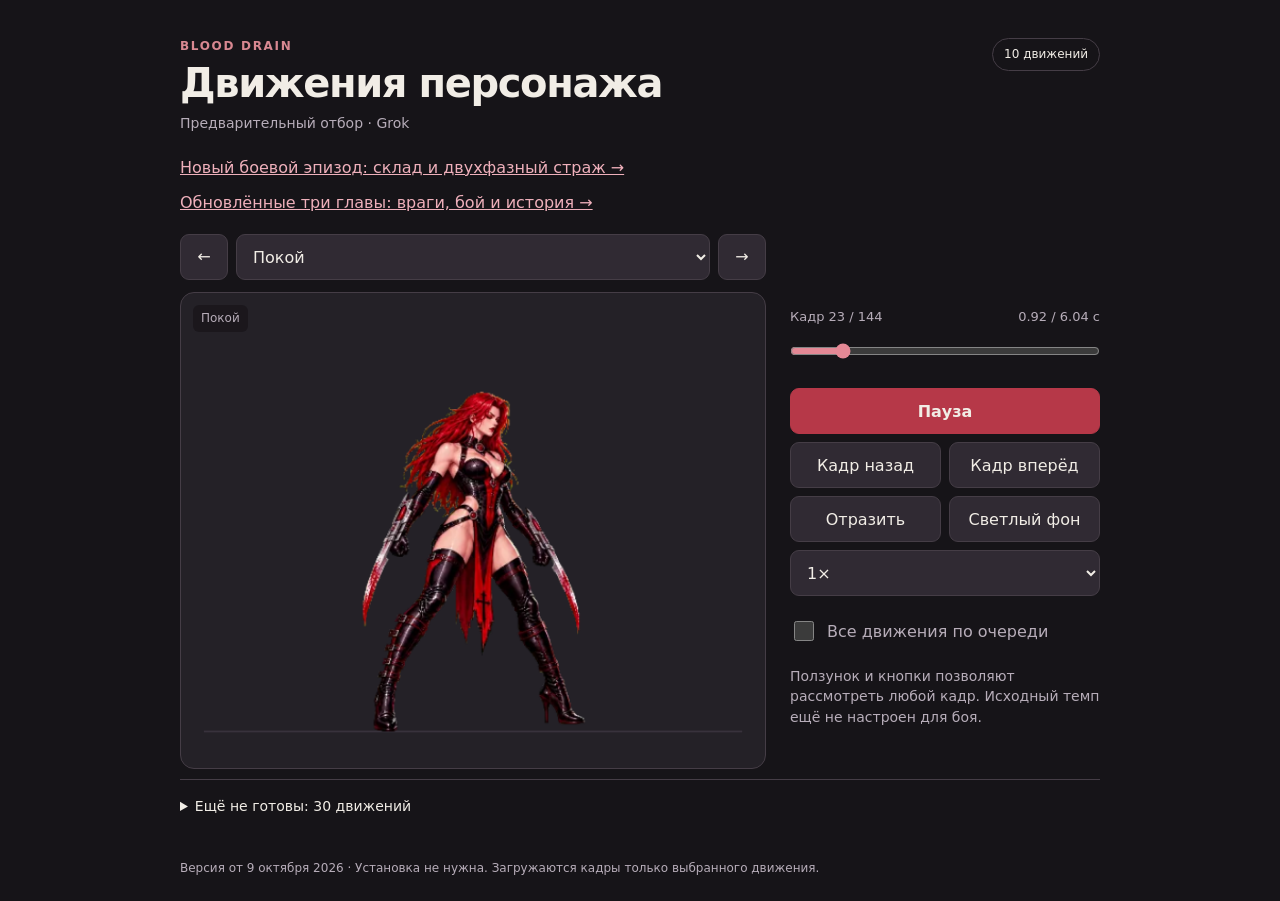
<file: index.html>
<!doctype html>
<html lang="ru">
<head>
<meta charset="utf-8"><meta name="viewport" content="width=device-width,initial-scale=1,viewport-fit=cover">
<meta name="theme-color" content="#161418"><meta name="description" content="Blood Drain — просмотр отобранных анимаций персонажа на телефоне.">
<title>Blood Drain — движения</title>
<style>
:root{color-scheme:dark;--bg:#161418;--panel:#242127;--ink:#f1ede6;--muted:#b7adb9;--line:#453d46;--red:#b63848}*{box-sizing:border-box}body{margin:0;background:var(--bg);color:var(--ink);font:16px/1.45 system-ui,-apple-system,BlinkMacSystemFont,"Segoe UI",sans-serif}main{max-width:960px;margin:auto;padding:24px 20px calc(24px + env(safe-area-inset-bottom))}header{display:flex;justify-content:space-between;align-items:start;gap:14px;margin-bottom:22px}.brand{font-weight:750;letter-spacing:.14em;font-size:12px;color:#d88891}h1{font-size:clamp(25px,5vw,40px);line-height:1.1;letter-spacing:-.035em;margin:6px 0 8px}p{margin:0}.sub{color:var(--muted);font-size:14px}.badge{font-size:12px;border:1px solid var(--line);border-radius:30px;padding:7px 11px;white-space:nowrap}.selector{display:grid;grid-template-columns:48px minmax(0,1fr) 48px;gap:8px;margin-bottom:12px}button,select{font:inherit;color:var(--ink);background:#302a33;border:1px solid var(--line);border-radius:9px;min-height:46px;padding:10px 12px;touch-action:manipulation}button{cursor:pointer}button:active{background:#53424a}button:focus-visible,select:focus-visible,input:focus-visible,summary:focus-visible{outline:3px solid #eeadb6;outline-offset:3px}button:disabled{opacity:.4;cursor:default}select{width:100%;min-width:0}.stage{position:relative;border-radius:14px;overflow:hidden;border:1px solid var(--line);background:var(--panel)}canvas{display:block;width:100%;height:auto;aspect-ratio:640/520;max-height:60dvh;object-fit:contain}.stage.light{background:#ded9d1}.stage.light .overlay{color:#382d36;background:#eee9df}.overlay{position:absolute;top:12px;left:12px;font-size:12px;background:#19161bce;color:var(--muted);border-radius:6px;padding:5px 8px;pointer-events:none}.loading{position:absolute;inset:0;display:grid;place-content:center;text-align:center;gap:10px;background:#242127ed;padding:24px}.loading[hidden]{display:none}.timeline{padding:15px 0 12px}.timeinfo{display:flex;justify-content:space-between;font-size:13px;color:var(--muted);margin-bottom:5px;gap:10px;font-variant-numeric:tabular-nums}input[type=range]{width:100%;min-height:38px;accent-color:#e48895;margin:0}.controls{display:grid;grid-template-columns:1.25fr 1fr 1fr;gap:8px}.primary{background:var(--red);border-color:var(--red);font-weight:650}.secondary{display:grid;grid-template-columns:1fr 1fr 1fr;gap:8px;margin-top:8px}.autoplay{display:flex;gap:10px;align-items:center;min-height:46px;color:var(--muted);margin:12px 0}input[type=checkbox]{width:20px;height:20px;accent-color:var(--red)}details{border-top:1px solid var(--line);padding-top:16px;margin-top:10px;color:var(--muted);font-size:14px}summary{cursor:pointer;min-height:44px;color:var(--ink)}details p{margin:0 0 12px}ul{padding-left:20px;columns:2;column-gap:28px}li{break-inside:avoid;margin:0 0 7px}footer{margin-top:20px;color:var(--muted);font-size:12px}.sr{position:absolute;width:1px;height:1px;overflow:hidden;clip-path:inset(50%)}@media(min-width:760px){main{padding-top:38px}.viewer{display:grid;grid-template-columns:minmax(0,1fr) 310px;gap:24px;align-items:start}.left{grid-column:1}.right{grid-column:2;grid-row:1;padding-top:59px}.stage canvas{max-height:68dvh}.selector{grid-column:1}.stage{min-height:400px}.controls{grid-template-columns:1fr 1fr}.primary{grid-column:1/-1}.secondary{grid-template-columns:1fr 1fr}.secondary select{grid-column:1/-1}}@media(max-width:380px){main{padding:16px 12px 24px}.badge{display:none}button,select{font-size:14px;padding:8px}ul{columns:1}}@media(prefers-reduced-motion:reduce){*{scroll-behavior:auto!important}}
</style></head>
<body><main>
<header><div><div class="brand">BLOOD DRAIN</div><h1>Движения персонажа</h1><p class="sub">Предварительный отбор · Grok</p></div><span class="badge" id="total">Загрузка…</span></header><p style="margin:0 0 12px"><a href="slice.html" style="color:#efb0bb">Новый боевой эпизод: склад и двухфазный страж →</a></p><p style="margin:0 0 20px"><a href="rework.html" style="color:#efb0bb">Обновлённые три главы: враги, бой и история →</a></p>
<div class="viewer"><div class="left">
<nav class="selector" aria-label="Выбор движения"><button id="prev" aria-label="Предыдущее движение">←</button><label class="sr" for="clip">Движение</label><select id="clip" disabled></select><button id="next" aria-label="Следующее движение">→</button></nav>
<div class="stage" id="stage"><canvas id="canvas" width="640" height="520" aria-label="Анимация персонажа"></canvas><span class="overlay" id="caption">Отобранный вариант</span><div class="loading" id="loading" role="status"><span id="loadText">Загружаю движения…</span><button id="retry" hidden>Повторить загрузку</button></div></div>
</div><div class="right">
<div class="timeline"><div class="timeinfo"><span id="frameInfo">Кадры</span><span id="timeInfo"></span></div><label class="sr" for="scrub">Позиция анимации</label><input id="scrub" type="range" min="0" max="1" value="0" step="1" disabled></div>
<div class="controls"><button class="primary" id="play" disabled>Пауза</button><button id="back" disabled>Кадр назад</button><button id="forward" disabled>Кадр вперёд</button></div>
<div class="secondary"><button id="mirror" aria-pressed="false">Отразить</button><button id="background" aria-pressed="false">Светлый фон</button><label class="sr" for="speed">Скорость</label><select id="speed"><option value="0.25">0.25×</option><option value="0.5">0.5×</option><option value="1" selected>1×</option><option value="2">2×</option></select></div>
<label class="autoplay"><input id="auto" type="checkbox">Все движения по очереди</label>
<p class="sub">Ползунок и кнопки позволяют рассмотреть любой кадр. Исходный темп ещё не настроен для боя.</p>
</div></div>
<details><summary id="unfinished">Что ещё не готово</summary><p>Бег и подкат отправлены на переделку и оставлены для сравнения. Воздушный удар пока не прошёл отбор. Для основной игры ещё нужны проверка переходов, ракурса, оружия и согласование ударов с противником.</p><ul id="missing"></ul><p>Удвоенное количество кадров подготовлено для ходьбы, бега, прыжка и кормления. Остальные движения ещё не приведены к этому количеству. Количество кадров не означает, что само движение уже утверждено.</p></details>
<footer>Версия от 9 октября 2026 · Установка не нужна. Загружаются кадры только выбранного движения.</footer>
</main>
<script>
'use strict';
const $=id=>document.getElementById(id),ctx=$('canvas').getContext('2d');
let data,selected=0,frame=0,images=new Map(),playing=!matchMedia('(prefers-reduced-motion: reduce)').matches,mirrored=false,ready=false,epoch=0,last=0,elapsed=0,rate=1;
const clip=()=>data.clips[selected];
function controls(){['play','back','forward','scrub'].forEach(id=>$(id).disabled=!ready);$('play').textContent=playing?'Пауза':'Играть';}
function draw(){if(!ready)return;const c=clip(),f=c.frames[frame],im=images.get(f.sheet);if(!im)return;ctx.clearRect(0,0,640,520);ctx.strokeStyle=$('stage').classList.contains('light')?'#aea59b':'#4d4453';ctx.beginPath();ctx.moveTo(25,480);ctx.lineTo(615,480);ctx.stroke();ctx.save();ctx.translate(320,480);const s=1.10*0.5365854/c.export_factor;ctx.scale(mirrored?-s:s,s);ctx.drawImage(im,...f.region,-192,-368,384,384);ctx.restore();$('scrub').value=frame;$('frameInfo').textContent=`Кадр ${frame+1} / ${c.count}`;$('timeInfo').textContent=`${(frame/c.fps).toFixed(2)} / ${c.duration.toFixed(2)} с`;}
function loadImage(path){return new Promise((resolve,reject)=>{const im=new Image();im.onload=()=>resolve(im);im.onerror=()=>reject(new Error('Не удалось загрузить кадры. Проверь подключение.'));im.src=path;});}
async function choose(index){if(!data)return;const token=++epoch;selected=(index+data.clips.length)%data.clips.length;ready=false;frame=0;elapsed=0;images=new Map();ctx.clearRect(0,0,640,520);controls();$('clip').value=String(selected);$('loading').hidden=false;$('retry').hidden=true;$('loadText').textContent=`Загружаю: ${clip().title.toLowerCase()}…`;$('caption').textContent=clip().title;try{const paths=[...new Set(clip().frames.map(f=>f.sheet))];const loaded=await Promise.all(paths.map(async path=>[path,await loadImage(path)]));if(token!==epoch)return;images=new Map(loaded);ready=true;$('scrub').max=clip().count-1;$('loading').hidden=true;last=performance.now();controls();draw();}catch(error){if(token!==epoch)return;$('loadText').textContent=error.message;$('retry').hidden=false;}}
function step(n){if(!ready)return;playing=false;frame=Math.min(clip().count-1,Math.max(0,frame+n));elapsed=0;controls();draw();}
$('clip').onchange=()=>choose(Number($('clip').value));$('prev').onclick=()=>choose(selected-1);$('next').onclick=()=>choose(selected+1);
$('play').onclick=()=>{playing=!playing;elapsed=0;controls();};$('back').onclick=()=>step(-1);$('forward').onclick=()=>step(1);
$('scrub').oninput=()=>{playing=false;frame=Number($('scrub').value);elapsed=0;controls();draw();};
$('mirror').onclick=()=>{mirrored=!mirrored;$('mirror').setAttribute('aria-pressed',String(mirrored));draw();};
$('background').onclick=()=>{const light=$('stage').classList.toggle('light');$('background').setAttribute('aria-pressed',String(light));$('background').textContent=light?'Тёмный фон':'Светлый фон';draw();};
$('speed').onchange=()=>{rate=Number($('speed').value);elapsed=0;};$('retry').onclick=()=>data?choose(selected):init();
document.addEventListener('visibilitychange',()=>{last=performance.now();elapsed=0;});
document.addEventListener('keydown',e=>{if(['INPUT','SELECT','BUTTON','SUMMARY'].includes(e.target.tagName))return;if(e.code==='Space'){e.preventDefault();$('play').click();}if(e.code==='ArrowLeft')step(-1);if(e.code==='ArrowRight')step(1);});
function tick(now){const dt=Math.min((now-last)/1000,.1);last=now;if(ready&&playing&&!document.hidden){elapsed+=dt*rate;const interval=1/clip().fps;if(elapsed>=interval){frame+=Math.floor(elapsed/interval);elapsed%=interval;if(frame>=clip().count){if($('auto').checked){choose(selected+1);requestAnimationFrame(tick);return;}frame%=clip().count;}draw();}}requestAnimationFrame(tick);}
async function init(){try{const response=await fetch('catalog.json');if(!response.ok)throw new Error('Каталог временно недоступен. Попробуй ещё раз.');data=await response.json();$('clip').replaceChildren(...data.clips.map((c,i)=>new Option(c.title,i)));$('clip').disabled=false;$('total').textContent=`${data.clips.length} движений`;$('unfinished').textContent=`Ещё не готовы: ${data.unresolved.length} движений`;$('missing').replaceChildren(...data.unresolved.map(title=>{const li=document.createElement('li');li.textContent=title;return li;}));await choose(0);}catch(error){$('loadText').textContent=error.message;$('retry').hidden=false;}}
init();requestAnimationFrame(tick);
</script></body></html>
</file>
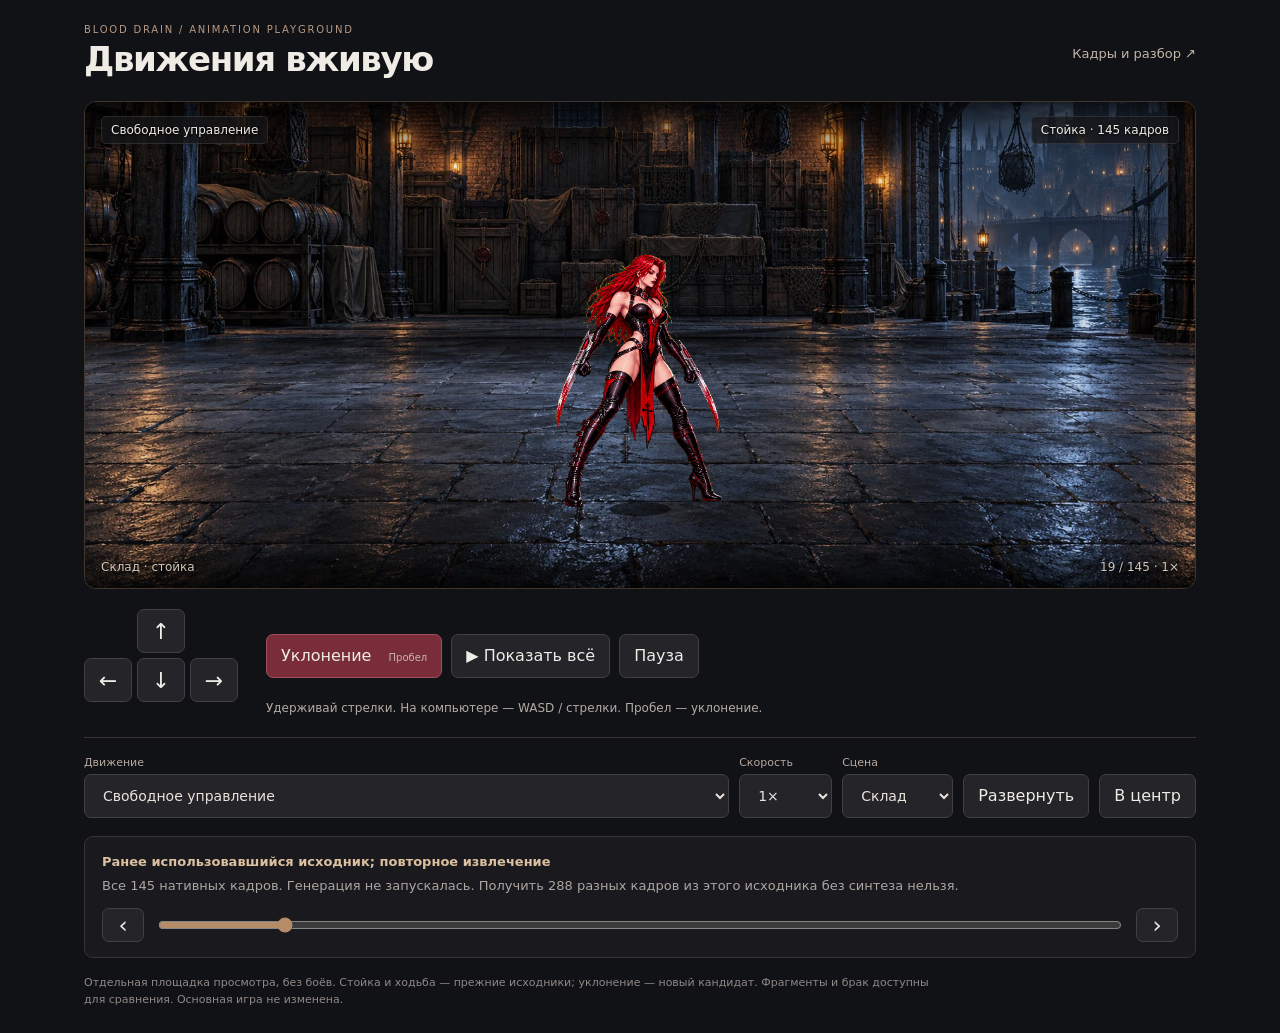
<file: live-v260/index.html>
<!doctype html>
<html lang="ru">
<meta charset="utf-8">
<meta name="viewport" content="width=device-width, initial-scale=1, viewport-fit=cover">
<meta name="theme-color" content="#14151a">
<title>Blood Drain — живая демка анимаций</title>
<link rel="stylesheet" href="style.css">
<body>
<main>
  <header><div><p class="eyebrow">BLOOD DRAIN / ANIMATION PLAYGROUND</p><h1>Движения вживую</h1></div><a href="../recovered-v260/">Кадры и разбор ↗</a></header>
  <section class="arena" aria-label="Площадка просмотра анимаций">
    <canvas id="scene" tabindex="0" aria-label="Площадка: стрелки или WASD — ходьба, пробел — уклонение"></canvas>
    <div class="scene-top"><span id="mode">Свободное управление</span><span id="motion">Загрузка…</span></div>
    <div id="loading" role="status">Загружаю персонажа…</div>
    <div class="scene-bottom"><span id="position">Склад · пробная сцена</span><span id="frame">—</span></div>
  </section>
  <section class="controls" aria-label="Управление персонажем">
    <div class="pad" aria-label="Направления движения">
      <button class="up" data-direction="up" aria-label="Идти в глубину">↑</button>
      <button class="left" data-direction="left" aria-label="Идти влево">←</button>
      <span class="pad-center" aria-hidden="true">✦</span>
      <button class="right" data-direction="right" aria-label="Идти вправо">→</button>
      <button class="down" data-direction="down" aria-label="Идти ближе">↓</button>
    </div>
    <div class="actions"><button id="dodge" class="primary">Уклонение <small>Пробел</small></button><button id="tour">▶ Показать всё</button><button id="pause">Пауза</button></div>
    <p class="hint">Удерживай стрелки. На компьютере — WASD / стрелки. Пробел — уклонение.</p>
  </section>
  <section class="settings" aria-label="Просмотр движений">
    <label class="choose">Движение<select id="clip"><option value="free">Свободное управление</option></select></label>
    <label>Скорость<select id="speed"><option value="0.25">0,25×</option><option value="0.5">0,5×</option><option value="1" selected>1×</option><option value="1.5">1,5×</option></select></label>
    <label>Сцена<select id="background"><option value="warehouse">Склад</option><option value="light">Светлая</option><option value="dark">Тёмная</option></select></label>
    <button id="flip">Развернуть</button>
    <button id="reset">В центр</button>
  </section>
  <section class="review" aria-label="Статус текущей анимации"><p id="verdict">Подготавливаю анимации.</p><p id="note"></p><div class="timeline"><button id="prev" aria-label="Предыдущий кадр">‹</button><input id="seek" type="range" min="0" max="95" value="0" aria-label="Кадр анимации"><button id="next" aria-label="Следующий кадр">›</button></div></section>
  <footer>Отдельная площадка просмотра, без боёв. Стойка и ходьба — прежние исходники; уклонение — новый кандидат. Фрагменты и брак доступны для сравнения. Основная игра не изменена.</footer>
  <noscript>Для демки нужен включённый JavaScript.</noscript>
</main>
<script type="module" src="app.js"></script>
</body></html>
</file>
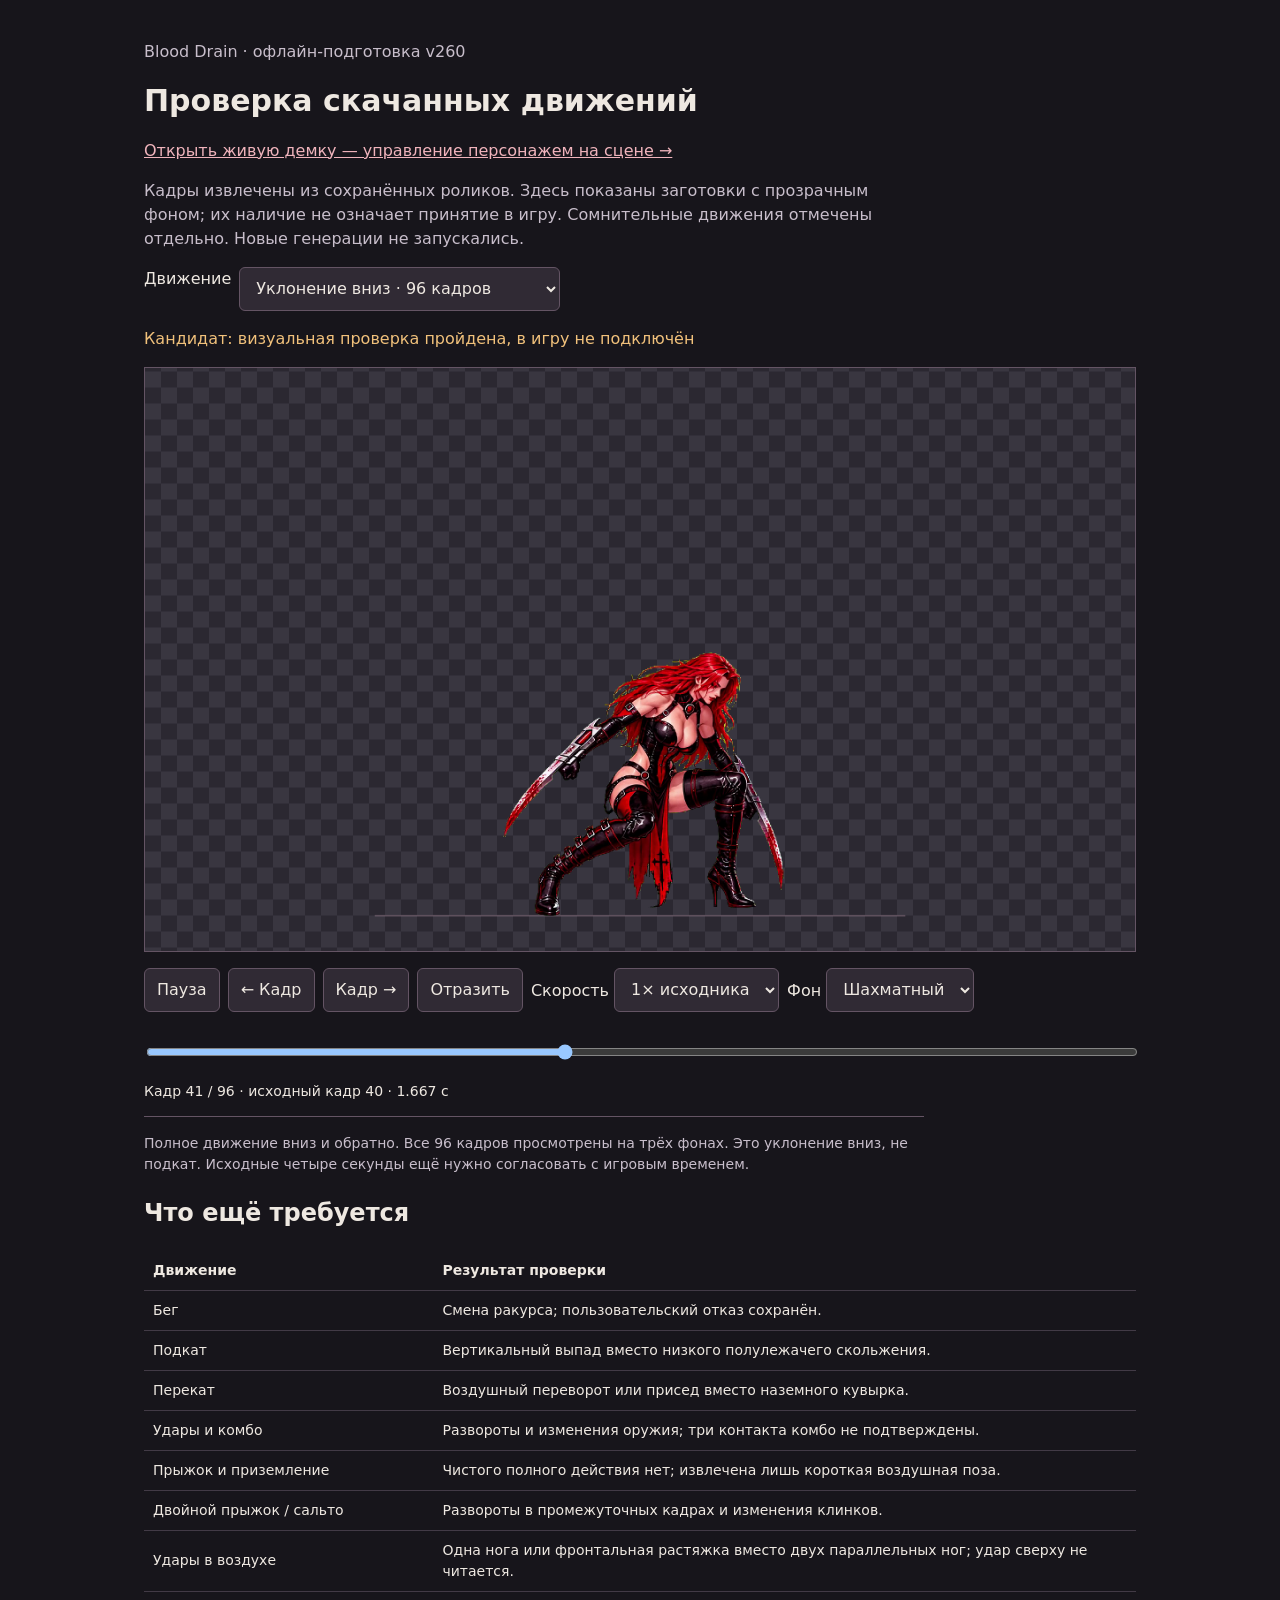
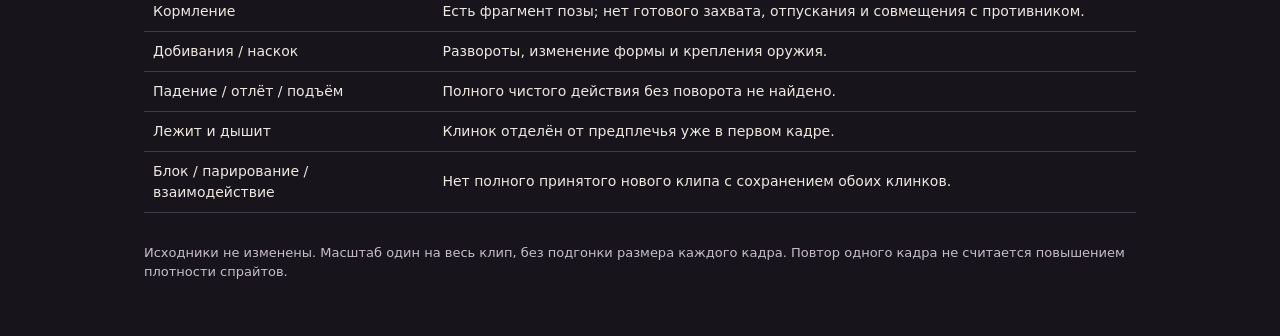
<file: recovered-v260/index.html>
<!doctype html><html lang="ru"><meta charset="utf-8">
<meta name="viewport" content="width=device-width,initial-scale=1"><title>Blood Drain — исходники анимаций</title>
<style>
:root{color-scheme:dark;font:16px/1.5 system-ui;background:#17151b;color:#eee8e1}*{box-sizing:border-box}body{margin:0}main{max-width:1040px;margin:auto;padding:24px}h1{font-size:30px;line-height:1.15}p{max-width:780px;color:#c8becb}button,select,input{font:inherit;min-height:44px}button,select{background:#302a34;color:#eee8e1;border:1px solid #645464;border-radius:6px;padding:8px 12px}button{cursor:pointer}button:focus-visible,select:focus-visible,input:focus-visible{outline:3px solid #f1b9bc}nav,.controls{display:flex;flex-wrap:wrap;gap:8px;margin:16px 0}select{max-width:100%}canvas{display:block;width:100%;max-height:65vh;object-fit:contain;background:repeating-conic-gradient(#393640 0% 25%,#2b2831 0% 50%) 0/32px 32px;border:1px solid #645464}#seek{width:100%}.readout{font-variant-numeric:tabular-nums;font-size:14px}#details{white-space:pre-wrap;overflow-wrap:anywhere;font-size:14px;border-top:1px solid #645464;padding-top:16px}table{width:100%;border-collapse:collapse;font-size:14px}td,th{padding:9px;text-align:left;border-bottom:1px solid #423a46}a{color:#f0b4bc}.status{color:#f1c17b}footer{margin:30px 0;font-size:13px;color:#c8becb}@media(max-width:500px){main{padding:16px}h1{font-size:25px}td,th{padding:6px}}
</style><main><p>Blood Drain · офлайн-подготовка v260</p><h1>Проверка скачанных движений</h1>
<p><a href="../live-v260/">Открыть живую демку — управление персонажем на сцене →</a></p>
<p>Кадры извлечены из сохранённых роликов. Здесь показаны заготовки с прозрачным фоном; их наличие не означает принятие в игру. Сомнительные движения отмечены отдельно. Новые генерации не запускались.</p>
<nav><label for="clip">Движение</label><select id="clip"></select></nav><p id="status" class="status"></p>
<canvas id="stage" width="512" height="512" aria-label="Просмотр спрайтов персонажа"></canvas>
<div class="controls"><button id="play">Пауза</button><button id="prev">← Кадр</button><button id="next">Кадр →</button><button id="flip">Отразить</button><label>Скорость <select id="speed"><option value="0.25">0,25×</option><option value="0.5">0,5×</option><option value="1" selected>1× исходника</option></select></label><label>Фон <select id="bg"><option value="checker">Шахматный</option><option value="#eeeeea">Светлый</option><option value="#141219">Тёмный</option></select></label></div>
<input id="seek" type="range" min="0" max="0" value="0" aria-label="Кадр анимации"><div class="readout" id="readout"></div><p id="details"></p>
<h2>Что ещё требуется</h2><table><thead><tr><th>Движение</th><th>Результат проверки</th></tr></thead><tbody id="gaps"></tbody></table>
<footer>Исходники не изменены. Масштаб один на весь клип, без подгонки размера каждого кадра. Повтор одного кадра не считается повышением плотности спрайтов.</footer></main>
<script id="data" type="application/json">{"clips": [{"id": "dodge_native96", "label": "Уклонение вниз · 96 кадров", "verdict": "Кандидат: визуальная проверка пройдена, в игру не подключён", "notes": "Полное движение вниз и обратно. Все 96 кадров просмотрены на трёх фонах. Это уклонение вниз, не подкат. Исходные четыре секунды ещё нужно согласовать с игровым временем.", "source_fps": 24.0, "source_sha256": "d77a8a829b14042354f7cb010b23e6c44d38d66badfae1859b6a262831bd4dc7", "cell": [348, 423], "pivot": [170, 413], "frames": [{"sheet": "assets/dodge_native96/atlas_000.webp", "region": [0, 0, 348, 423], "source_index": 0, "duration": 0.041666666666666664}, {"sheet": "assets/dodge_native96/atlas_000.webp", "region": [348, 0, 348, 423], "source_index": 1, "duration": 0.041666666666666664}, {"sheet": "assets/dodge_native96/atlas_000.webp", "region": [696, 0, 348, 423], "source_index": 2, "duration": 0.04166666666666667}, {"sheet": "assets/dodge_native96/atlas_000.webp", "region": [1044, 0, 348, 423], "source_index": 3, "duration": 0.04166666666666666}, {"sheet": "assets/dodge_native96/atlas_000.webp", "region": [1392, 0, 348, 423], "source_index": 4, "duration": 0.04166666666666666}, {"sheet": "assets/dodge_native96/atlas_000.webp", "region": [1740, 0, 348, 423], "source_index": 5, "duration": 0.041666666666666685}, {"sheet": "assets/dodge_native96/atlas_000.webp", "region": [2088, 0, 348, 423], "source_index": 6, "duration": 0.04166666666666663}, {"sheet": "assets/dodge_native96/atlas_000.webp", "region": [2436, 0, 348, 423], "source_index": 7, "duration": 0.041666666666666685}, {"sheet": "assets/dodge_native96/atlas_000.webp", "region": [0, 423, 348, 423], "source_index": 8, "duration": 0.041666666666666685}, {"sheet": "assets/dodge_native96/atlas_000.webp", "region": [348, 423, 348, 423], "source_index": 9, "duration": 0.04166666666666663}, {"sheet": "assets/dodge_native96/atlas_000.webp", "region": [696, 423, 348, 423], "source_index": 10, "duration": 0.041666666666666685}, {"sheet": "assets/dodge_native96/atlas_000.webp", "region": [1044, 423, 348, 423], "source_index": 11, "duration": 0.041666666666666685}, {"sheet": "assets/dodge_native96/atlas_000.webp", "region": [1392, 423, 348, 423], "source_index": 12, "duration": 0.04166666666666663}, {"sheet": "assets/dodge_native96/atlas_000.webp", "region": [1740, 423, 348, 423], "source_index": 13, "duration": 0.04166666666666663}, {"sheet": "assets/dodge_native96/atlas_000.webp", "region": [2088, 423, 348, 423], "source_index": 14, "duration": 0.04166666666666674}, {"sheet": "assets/dodge_native96/atlas_000.webp", "region": [2436, 423, 348, 423], "source_index": 15, "duration": 0.04166666666666663}, {"sheet": "assets/dodge_native96/atlas_000.webp", "region": [0, 846, 348, 423], "source_index": 16, "duration": 0.04166666666666663}, {"sheet": "assets/dodge_native96/atlas_000.webp", "region": [348, 846, 348, 423], "source_index": 17, "duration": 0.04166666666666674}, {"sheet": "assets/dodge_native96/atlas_000.webp", "region": [696, 846, 348, 423], "source_index": 18, "duration": 0.04166666666666663}, {"sheet": "assets/dodge_native96/atlas_000.webp", "region": [1044, 846, 348, 423], "source_index": 19, "duration": 0.04166666666666663}, {"sheet": "assets/dodge_native96/atlas_000.webp", "region": [1392, 846, 348, 423], "source_index": 20, "duration": 0.04166666666666674}, {"sheet": "assets/dodge_native96/atlas_000.webp", "region": [1740, 846, 348, 423], "source_index": 21, "duration": 0.04166666666666663}, {"sheet": "assets/dodge_native96/atlas_000.webp", "region": [2088, 846, 348, 423], "source_index": 22, "duration": 0.04166666666666663}, {"sheet": "assets/dodge_native96/atlas_000.webp", "region": [2436, 846, 348, 423], "source_index": 23, "duration": 0.04166666666666674}, {"sheet": "assets/dodge_native96/atlas_000.webp", "region": [0, 1269, 348, 423], "source_index": 24, "duration": 0.04166666666666652}, {"sheet": "assets/dodge_native96/atlas_000.webp", "region": [348, 1269, 348, 423], "source_index": 25, "duration": 0.04166666666666674}, {"sheet": "assets/dodge_native96/atlas_000.webp", "region": [696, 1269, 348, 423], "source_index": 26, "duration": 0.04166666666666674}, {"sheet": "assets/dodge_native96/atlas_000.webp", "region": [1044, 1269, 348, 423], "source_index": 27, "duration": 0.04166666666666652}, {"sheet": "assets/dodge_native96/atlas_000.webp", "region": [1392, 1269, 348, 423], "source_index": 28, "duration": 0.04166666666666674}, {"sheet": "assets/dodge_native96/atlas_000.webp", "region": [1740, 1269, 348, 423], "source_index": 29, "duration": 0.04166666666666674}, {"sheet": "assets/dodge_native96/atlas_000.webp", "region": [2088, 1269, 348, 423], "source_index": 30, "duration": 0.04166666666666652}, {"sheet": "assets/dodge_native96/atlas_000.webp", "region": [2436, 1269, 348, 423], "source_index": 31, "duration": 0.04166666666666674}, {"sheet": "assets/dodge_native96/atlas_000.webp", "region": [0, 1692, 348, 423], "source_index": 32, "duration": 0.04166666666666674}, {"sheet": "assets/dodge_native96/atlas_000.webp", "region": [348, 1692, 348, 423], "source_index": 33, "duration": 0.04166666666666652}, {"sheet": "assets/dodge_native96/atlas_000.webp", "region": [696, 1692, 348, 423], "source_index": 34, "duration": 0.04166666666666674}, {"sheet": "assets/dodge_native96/atlas_000.webp", "region": [1044, 1692, 348, 423], "source_index": 35, "duration": 0.04166666666666674}, {"sheet": "assets/dodge_native96/atlas_000.webp", "region": [1392, 1692, 348, 423], "source_index": 36, "duration": 0.04166666666666652}, {"sheet": "assets/dodge_native96/atlas_000.webp", "region": [1740, 1692, 348, 423], "source_index": 37, "duration": 0.04166666666666674}, {"sheet": "assets/dodge_native96/atlas_000.webp", "region": [2088, 1692, 348, 423], "source_index": 38, "duration": 0.04166666666666674}, {"sheet": "assets/dodge_native96/atlas_000.webp", "region": [2436, 1692, 348, 423], "source_index": 39, "duration": 0.04166666666666652}, {"sheet": "assets/dodge_native96/atlas_000.webp", "region": [0, 2115, 348, 423], "source_index": 40, "duration": 0.04166666666666674}, {"sheet": "assets/dodge_native96/atlas_000.webp", "region": [348, 2115, 348, 423], "source_index": 41, "duration": 0.04166666666666674}, {"sheet": "assets/dodge_native96/atlas_000.webp", "region": [696, 2115, 348, 423], "source_index": 42, "duration": 0.04166666666666652}, {"sheet": "assets/dodge_native96/atlas_000.webp", "region": [1044, 2115, 348, 423], "source_index": 43, "duration": 0.04166666666666674}, {"sheet": "assets/dodge_native96/atlas_000.webp", "region": [1392, 2115, 348, 423], "source_index": 44, "duration": 0.04166666666666674}, {"sheet": "assets/dodge_native96/atlas_000.webp", "region": [1740, 2115, 348, 423], "source_index": 45, "duration": 0.04166666666666652}, {"sheet": "assets/dodge_native96/atlas_000.webp", "region": [2088, 2115, 348, 423], "source_index": 46, "duration": 0.04166666666666674}, {"sheet": "assets/dodge_native96/atlas_000.webp", "region": [2436, 2115, 348, 423], "source_index": 47, "duration": 0.04166666666666674}, {"sheet": "assets/dodge_native96/atlas_000.webp", "region": [0, 2538, 348, 423], "source_index": 48, "duration": 0.04166666666666652}, {"sheet": "assets/dodge_native96/atlas_000.webp", "region": [348, 2538, 348, 423], "source_index": 49, "duration": 0.04166666666666652}, {"sheet": "assets/dodge_native96/atlas_000.webp", "region": [696, 2538, 348, 423], "source_index": 50, "duration": 0.04166666666666696}, {"sheet": "assets/dodge_native96/atlas_000.webp", "region": [1044, 2538, 348, 423], "source_index": 51, "duration": 0.04166666666666652}, {"sheet": "assets/dodge_native96/atlas_000.webp", "region": [1392, 2538, 348, 423], "source_index": 52, "duration": 0.04166666666666652}, {"sheet": "assets/dodge_native96/atlas_000.webp", "region": [1740, 2538, 348, 423], "source_index": 53, "duration": 0.04166666666666696}, {"sheet": "assets/dodge_native96/atlas_000.webp", "region": [2088, 2538, 348, 423], "source_index": 54, "duration": 0.04166666666666652}, {"sheet": "assets/dodge_native96/atlas_000.webp", "region": [2436, 2538, 348, 423], "source_index": 55, "duration": 0.04166666666666652}, {"sheet": "assets/dodge_native96/atlas_000.webp", "region": [0, 2961, 348, 423], "source_index": 56, "duration": 0.04166666666666696}, {"sheet": "assets/dodge_native96/atlas_000.webp", "region": [348, 2961, 348, 423], "source_index": 57, "duration": 0.04166666666666652}, {"sheet": "assets/dodge_native96/atlas_000.webp", "region": [696, 2961, 348, 423], "source_index": 58, "duration": 0.04166666666666652}, {"sheet": "assets/dodge_native96/atlas_000.webp", "region": [1044, 2961, 348, 423], "source_index": 59, "duration": 0.04166666666666696}, {"sheet": "assets/dodge_native96/atlas_000.webp", "region": [1392, 2961, 348, 423], "source_index": 60, "duration": 0.04166666666666652}, {"sheet": "assets/dodge_native96/atlas_000.webp", "region": [1740, 2961, 348, 423], "source_index": 61, "duration": 0.04166666666666652}, {"sheet": "assets/dodge_native96/atlas_000.webp", "region": [2088, 2961, 348, 423], "source_index": 62, "duration": 0.04166666666666696}, {"sheet": "assets/dodge_native96/atlas_000.webp", "region": [2436, 2961, 348, 423], "source_index": 63, "duration": 0.04166666666666652}, {"sheet": "assets/dodge_native96/atlas_001.webp", "region": [0, 0, 348, 423], "source_index": 64, "duration": 0.04166666666666652}, {"sheet": "assets/dodge_native96/atlas_001.webp", "region": [348, 0, 348, 423], "source_index": 65, "duration": 0.04166666666666696}, {"sheet": "assets/dodge_native96/atlas_001.webp", "region": [696, 0, 348, 423], "source_index": 66, "duration": 0.04166666666666652}, {"sheet": "assets/dodge_native96/atlas_001.webp", "region": [1044, 0, 348, 423], "source_index": 67, "duration": 0.04166666666666652}, {"sheet": "assets/dodge_native96/atlas_001.webp", "region": [1392, 0, 348, 423], "source_index": 68, "duration": 0.04166666666666696}, {"sheet": "assets/dodge_native96/atlas_001.webp", "region": [1740, 0, 348, 423], "source_index": 69, "duration": 0.04166666666666652}, {"sheet": "assets/dodge_native96/atlas_001.webp", "region": [2088, 0, 348, 423], "source_index": 70, "duration": 0.04166666666666652}, {"sheet": "assets/dodge_native96/atlas_001.webp", "region": [2436, 0, 348, 423], "source_index": 71, "duration": 0.04166666666666696}, {"sheet": "assets/dodge_native96/atlas_001.webp", "region": [0, 423, 348, 423], "source_index": 72, "duration": 0.04166666666666652}, {"sheet": "assets/dodge_native96/atlas_001.webp", "region": [348, 423, 348, 423], "source_index": 73, "duration": 0.04166666666666652}, {"sheet": "assets/dodge_native96/atlas_001.webp", "region": [696, 423, 348, 423], "source_index": 74, "duration": 0.04166666666666696}, {"sheet": "assets/dodge_native96/atlas_001.webp", "region": [1044, 423, 348, 423], "source_index": 75, "duration": 0.04166666666666652}, {"sheet": "assets/dodge_native96/atlas_001.webp", "region": [1392, 423, 348, 423], "source_index": 76, "duration": 0.04166666666666652}, {"sheet": "assets/dodge_native96/atlas_001.webp", "region": [1740, 423, 348, 423], "source_index": 77, "duration": 0.04166666666666696}, {"sheet": "assets/dodge_native96/atlas_001.webp", "region": [2088, 423, 348, 423], "source_index": 78, "duration": 0.04166666666666652}, {"sheet": "assets/dodge_native96/atlas_001.webp", "region": [2436, 423, 348, 423], "source_index": 79, "duration": 0.04166666666666652}, {"sheet": "assets/dodge_native96/atlas_001.webp", "region": [0, 846, 348, 423], "source_index": 80, "duration": 0.04166666666666696}, {"sheet": "assets/dodge_native96/atlas_001.webp", "region": [348, 846, 348, 423], "source_index": 81, "duration": 0.04166666666666652}, {"sheet": "assets/dodge_native96/atlas_001.webp", "region": [696, 846, 348, 423], "source_index": 82, "duration": 0.04166666666666652}, {"sheet": "assets/dodge_native96/atlas_001.webp", "region": [1044, 846, 348, 423], "source_index": 83, "duration": 0.04166666666666696}, {"sheet": "assets/dodge_native96/atlas_001.webp", "region": [1392, 846, 348, 423], "source_index": 84, "duration": 0.04166666666666652}, {"sheet": "assets/dodge_native96/atlas_001.webp", "region": [1740, 846, 348, 423], "source_index": 85, "duration": 0.04166666666666652}, {"sheet": "assets/dodge_native96/atlas_001.webp", "region": [2088, 846, 348, 423], "source_index": 86, "duration": 0.04166666666666696}, {"sheet": "assets/dodge_native96/atlas_001.webp", "region": [2436, 846, 348, 423], "source_index": 87, "duration": 0.04166666666666652}, {"sheet": "assets/dodge_native96/atlas_001.webp", "region": [0, 1269, 348, 423], "source_index": 88, "duration": 0.04166666666666652}, {"sheet": "assets/dodge_native96/atlas_001.webp", "region": [348, 1269, 348, 423], "source_index": 89, "duration": 0.04166666666666696}, {"sheet": "assets/dodge_native96/atlas_001.webp", "region": [696, 1269, 348, 423], "source_index": 90, "duration": 0.04166666666666652}, {"sheet": "assets/dodge_native96/atlas_001.webp", "region": [1044, 1269, 348, 423], "source_index": 91, "duration": 0.04166666666666652}, {"sheet": "assets/dodge_native96/atlas_001.webp", "region": [1392, 1269, 348, 423], "source_index": 92, "duration": 0.04166666666666696}, {"sheet": "assets/dodge_native96/atlas_001.webp", "region": [1740, 1269, 348, 423], "source_index": 93, "duration": 0.04166666666666652}, {"sheet": "assets/dodge_native96/atlas_001.webp", "region": [2088, 1269, 348, 423], "source_index": 94, "duration": 0.04166666666666652}, {"sheet": "assets/dodge_native96/atlas_001.webp", "region": [2436, 1269, 348, 423], "source_index": 95, "duration": 0.04166666666666696}]}, {"id": "idle_retry1_native145_review", "label": "Стойка · 145 кадров", "verdict": "Ранее использовавшийся исходник; повторное извлечение", "notes": "Все 145 нативных кадров. Генерация не запускалась. Получить 288 разных кадров из этого исходника без синтеза нельзя.", "source_fps": 24.0, "source_sha256": "d726956c479e1c77752e006be3e90cfdbc630458c85af912a80f4e087fb67c94", "cell": [284, 420], "pivot": [143, 410], "frames": [{"sheet": "assets/idle_retry1_native145_review/atlas_000.webp", "region": [0, 0, 284, 420], "source_index": 0, "duration": 0.041666666666666664}, {"sheet": "assets/idle_retry1_native145_review/atlas_000.webp", "region": [284, 0, 284, 420], "source_index": 1, "duration": 0.041666666666666664}, {"sheet": "assets/idle_retry1_native145_review/atlas_000.webp", "region": [568, 0, 284, 420], "source_index": 2, "duration": 0.04166666666666667}, {"sheet": "assets/idle_retry1_native145_review/atlas_000.webp", "region": [852, 0, 284, 420], "source_index": 3, "duration": 0.04166666666666666}, {"sheet": "assets/idle_retry1_native145_review/atlas_000.webp", "region": [1136, 0, 284, 420], "source_index": 4, "duration": 0.04166666666666666}, {"sheet": "assets/idle_retry1_native145_review/atlas_000.webp", "region": [1420, 0, 284, 420], "source_index": 5, "duration": 0.041666666666666685}, {"sheet": "assets/idle_retry1_native145_review/atlas_000.webp", "region": [1704, 0, 284, 420], "source_index": 6, "duration": 0.04166666666666663}, {"sheet": "assets/idle_retry1_native145_review/atlas_000.webp", "region": [1988, 0, 284, 420], "source_index": 7, "duration": 0.041666666666666685}, {"sheet": "assets/idle_retry1_native145_review/atlas_000.webp", "region": [0, 420, 284, 420], "source_index": 8, "duration": 0.041666666666666685}, {"sheet": "assets/idle_retry1_native145_review/atlas_000.webp", "region": [284, 420, 284, 420], "source_index": 9, "duration": 0.04166666666666663}, {"sheet": "assets/idle_retry1_native145_review/atlas_000.webp", "region": [568, 420, 284, 420], "source_index": 10, "duration": 0.041666666666666685}, {"sheet": "assets/idle_retry1_native145_review/atlas_000.webp", "region": [852, 420, 284, 420], "source_index": 11, "duration": 0.041666666666666685}, {"sheet": "assets/idle_retry1_native145_review/atlas_000.webp", "region": [1136, 420, 284, 420], "source_index": 12, "duration": 0.04166666666666663}, {"sheet": "assets/idle_retry1_native145_review/atlas_000.webp", "region": [1420, 420, 284, 420], "source_index": 13, "duration": 0.04166666666666663}, {"sheet": "assets/idle_retry1_native145_review/atlas_000.webp", "region": [1704, 420, 284, 420], "source_index": 14, "duration": 0.04166666666666674}, {"sheet": "assets/idle_retry1_native145_review/atlas_000.webp", "region": [1988, 420, 284, 420], "source_index": 15, "duration": 0.04166666666666663}, {"sheet": "assets/idle_retry1_native145_review/atlas_000.webp", "region": [0, 840, 284, 420], "source_index": 16, "duration": 0.04166666666666663}, {"sheet": "assets/idle_retry1_native145_review/atlas_000.webp", "region": [284, 840, 284, 420], "source_index": 17, "duration": 0.04166666666666674}, {"sheet": "assets/idle_retry1_native145_review/atlas_000.webp", "region": [568, 840, 284, 420], "source_index": 18, "duration": 0.04166666666666663}, {"sheet": "assets/idle_retry1_native145_review/atlas_000.webp", "region": [852, 840, 284, 420], "source_index": 19, "duration": 0.04166666666666663}, {"sheet": "assets/idle_retry1_native145_review/atlas_000.webp", "region": [1136, 840, 284, 420], "source_index": 20, "duration": 0.04166666666666674}, {"sheet": "assets/idle_retry1_native145_review/atlas_000.webp", "region": [1420, 840, 284, 420], "source_index": 21, "duration": 0.04166666666666663}, {"sheet": "assets/idle_retry1_native145_review/atlas_000.webp", "region": [1704, 840, 284, 420], "source_index": 22, "duration": 0.04166666666666663}, {"sheet": "assets/idle_retry1_native145_review/atlas_000.webp", "region": [1988, 840, 284, 420], "source_index": 23, "duration": 0.04166666666666674}, {"sheet": "assets/idle_retry1_native145_review/atlas_000.webp", "region": [0, 1260, 284, 420], "source_index": 24, "duration": 0.04166666666666652}, {"sheet": "assets/idle_retry1_native145_review/atlas_000.webp", "region": [284, 1260, 284, 420], "source_index": 25, "duration": 0.04166666666666674}, {"sheet": "assets/idle_retry1_native145_review/atlas_000.webp", "region": [568, 1260, 284, 420], "source_index": 26, "duration": 0.04166666666666674}, {"sheet": "assets/idle_retry1_native145_review/atlas_000.webp", "region": [852, 1260, 284, 420], "source_index": 27, "duration": 0.04166666666666652}, {"sheet": "assets/idle_retry1_native145_review/atlas_000.webp", "region": [1136, 1260, 284, 420], "source_index": 28, "duration": 0.04166666666666674}, {"sheet": "assets/idle_retry1_native145_review/atlas_000.webp", "region": [1420, 1260, 284, 420], "source_index": 29, "duration": 0.04166666666666674}, {"sheet": "assets/idle_retry1_native145_review/atlas_000.webp", "region": [1704, 1260, 284, 420], "source_index": 30, "duration": 0.04166666666666652}, {"sheet": "assets/idle_retry1_native145_review/atlas_000.webp", "region": [1988, 1260, 284, 420], "source_index": 31, "duration": 0.04166666666666674}, {"sheet": "assets/idle_retry1_native145_review/atlas_000.webp", "region": [0, 1680, 284, 420], "source_index": 32, "duration": 0.04166666666666674}, {"sheet": "assets/idle_retry1_native145_review/atlas_000.webp", "region": [284, 1680, 284, 420], "source_index": 33, "duration": 0.04166666666666652}, {"sheet": "assets/idle_retry1_native145_review/atlas_000.webp", "region": [568, 1680, 284, 420], "source_index": 34, "duration": 0.04166666666666674}, {"sheet": "assets/idle_retry1_native145_review/atlas_000.webp", "region": [852, 1680, 284, 420], "source_index": 35, "duration": 0.04166666666666674}, {"sheet": "assets/idle_retry1_native145_review/atlas_000.webp", "region": [1136, 1680, 284, 420], "source_index": 36, "duration": 0.04166666666666652}, {"sheet": "assets/idle_retry1_native145_review/atlas_000.webp", "region": [1420, 1680, 284, 420], "source_index": 37, "duration": 0.04166666666666674}, {"sheet": "assets/idle_retry1_native145_review/atlas_000.webp", "region": [1704, 1680, 284, 420], "source_index": 38, "duration": 0.04166666666666674}, {"sheet": "assets/idle_retry1_native145_review/atlas_000.webp", "region": [1988, 1680, 284, 420], "source_index": 39, "duration": 0.04166666666666652}, {"sheet": "assets/idle_retry1_native145_review/atlas_000.webp", "region": [0, 2100, 284, 420], "source_index": 40, "duration": 0.04166666666666674}, {"sheet": "assets/idle_retry1_native145_review/atlas_000.webp", "region": [284, 2100, 284, 420], "source_index": 41, "duration": 0.04166666666666674}, {"sheet": "assets/idle_retry1_native145_review/atlas_000.webp", "region": [568, 2100, 284, 420], "source_index": 42, "duration": 0.04166666666666652}, {"sheet": "assets/idle_retry1_native145_review/atlas_000.webp", "region": [852, 2100, 284, 420], "source_index": 43, "duration": 0.04166666666666674}, {"sheet": "assets/idle_retry1_native145_review/atlas_000.webp", "region": [1136, 2100, 284, 420], "source_index": 44, "duration": 0.04166666666666674}, {"sheet": "assets/idle_retry1_native145_review/atlas_000.webp", "region": [1420, 2100, 284, 420], "source_index": 45, "duration": 0.04166666666666652}, {"sheet": "assets/idle_retry1_native145_review/atlas_000.webp", "region": [1704, 2100, 284, 420], "source_index": 46, "duration": 0.04166666666666674}, {"sheet": "assets/idle_retry1_native145_review/atlas_000.webp", "region": [1988, 2100, 284, 420], "source_index": 47, "duration": 0.04166666666666674}, {"sheet": "assets/idle_retry1_native145_review/atlas_000.webp", "region": [0, 2520, 284, 420], "source_index": 48, "duration": 0.04166666666666652}, {"sheet": "assets/idle_retry1_native145_review/atlas_000.webp", "region": [284, 2520, 284, 420], "source_index": 49, "duration": 0.04166666666666652}, {"sheet": "assets/idle_retry1_native145_review/atlas_000.webp", "region": [568, 2520, 284, 420], "source_index": 50, "duration": 0.04166666666666696}, {"sheet": "assets/idle_retry1_native145_review/atlas_000.webp", "region": [852, 2520, 284, 420], "source_index": 51, "duration": 0.04166666666666652}, {"sheet": "assets/idle_retry1_native145_review/atlas_000.webp", "region": [1136, 2520, 284, 420], "source_index": 52, "duration": 0.04166666666666652}, {"sheet": "assets/idle_retry1_native145_review/atlas_000.webp", "region": [1420, 2520, 284, 420], "source_index": 53, "duration": 0.04166666666666696}, {"sheet": "assets/idle_retry1_native145_review/atlas_000.webp", "region": [1704, 2520, 284, 420], "source_index": 54, "duration": 0.04166666666666652}, {"sheet": "assets/idle_retry1_native145_review/atlas_000.webp", "region": [1988, 2520, 284, 420], "source_index": 55, "duration": 0.04166666666666652}, {"sheet": "assets/idle_retry1_native145_review/atlas_000.webp", "region": [0, 2940, 284, 420], "source_index": 56, "duration": 0.04166666666666696}, {"sheet": "assets/idle_retry1_native145_review/atlas_000.webp", "region": [284, 2940, 284, 420], "source_index": 57, "duration": 0.04166666666666652}, {"sheet": "assets/idle_retry1_native145_review/atlas_000.webp", "region": [568, 2940, 284, 420], "source_index": 58, "duration": 0.04166666666666652}, {"sheet": "assets/idle_retry1_native145_review/atlas_000.webp", "region": [852, 2940, 284, 420], "source_index": 59, "duration": 0.04166666666666696}, {"sheet": "assets/idle_retry1_native145_review/atlas_000.webp", "region": [1136, 2940, 284, 420], "source_index": 60, "duration": 0.04166666666666652}, {"sheet": "assets/idle_retry1_native145_review/atlas_000.webp", "region": [1420, 2940, 284, 420], "source_index": 61, "duration": 0.04166666666666652}, {"sheet": "assets/idle_retry1_native145_review/atlas_000.webp", "region": [1704, 2940, 284, 420], "source_index": 62, "duration": 0.04166666666666696}, {"sheet": "assets/idle_retry1_native145_review/atlas_000.webp", "region": [1988, 2940, 284, 420], "source_index": 63, "duration": 0.04166666666666652}, {"sheet": "assets/idle_retry1_native145_review/atlas_001.webp", "region": [0, 0, 284, 420], "source_index": 64, "duration": 0.04166666666666652}, {"sheet": "assets/idle_retry1_native145_review/atlas_001.webp", "region": [284, 0, 284, 420], "source_index": 65, "duration": 0.04166666666666696}, {"sheet": "assets/idle_retry1_native145_review/atlas_001.webp", "region": [568, 0, 284, 420], "source_index": 66, "duration": 0.04166666666666652}, {"sheet": "assets/idle_retry1_native145_review/atlas_001.webp", "region": [852, 0, 284, 420], "source_index": 67, "duration": 0.04166666666666652}, {"sheet": "assets/idle_retry1_native145_review/atlas_001.webp", "region": [1136, 0, 284, 420], "source_index": 68, "duration": 0.04166666666666696}, {"sheet": "assets/idle_retry1_native145_review/atlas_001.webp", "region": [1420, 0, 284, 420], "source_index": 69, "duration": 0.04166666666666652}, {"sheet": "assets/idle_retry1_native145_review/atlas_001.webp", "region": [1704, 0, 284, 420], "source_index": 70, "duration": 0.04166666666666652}, {"sheet": "assets/idle_retry1_native145_review/atlas_001.webp", "region": [1988, 0, 284, 420], "source_index": 71, "duration": 0.04166666666666696}, {"sheet": "assets/idle_retry1_native145_review/atlas_001.webp", "region": [0, 420, 284, 420], "source_index": 72, "duration": 0.04166666666666652}, {"sheet": "assets/idle_retry1_native145_review/atlas_001.webp", "region": [284, 420, 284, 420], "source_index": 73, "duration": 0.04166666666666652}, {"sheet": "assets/idle_retry1_native145_review/atlas_001.webp", "region": [568, 420, 284, 420], "source_index": 74, "duration": 0.04166666666666696}, {"sheet": "assets/idle_retry1_native145_review/atlas_001.webp", "region": [852, 420, 284, 420], "source_index": 75, "duration": 0.04166666666666652}, {"sheet": "assets/idle_retry1_native145_review/atlas_001.webp", "region": [1136, 420, 284, 420], "source_index": 76, "duration": 0.04166666666666652}, {"sheet": "assets/idle_retry1_native145_review/atlas_001.webp", "region": [1420, 420, 284, 420], "source_index": 77, "duration": 0.04166666666666696}, {"sheet": "assets/idle_retry1_native145_review/atlas_001.webp", "region": [1704, 420, 284, 420], "source_index": 78, "duration": 0.04166666666666652}, {"sheet": "assets/idle_retry1_native145_review/atlas_001.webp", "region": [1988, 420, 284, 420], "source_index": 79, "duration": 0.04166666666666652}, {"sheet": "assets/idle_retry1_native145_review/atlas_001.webp", "region": [0, 840, 284, 420], "source_index": 80, "duration": 0.04166666666666696}, {"sheet": "assets/idle_retry1_native145_review/atlas_001.webp", "region": [284, 840, 284, 420], "source_index": 81, "duration": 0.04166666666666652}, {"sheet": "assets/idle_retry1_native145_review/atlas_001.webp", "region": [568, 840, 284, 420], "source_index": 82, "duration": 0.04166666666666652}, {"sheet": "assets/idle_retry1_native145_review/atlas_001.webp", "region": [852, 840, 284, 420], "source_index": 83, "duration": 0.04166666666666696}, {"sheet": "assets/idle_retry1_native145_review/atlas_001.webp", "region": [1136, 840, 284, 420], "source_index": 84, "duration": 0.04166666666666652}, {"sheet": "assets/idle_retry1_native145_review/atlas_001.webp", "region": [1420, 840, 284, 420], "source_index": 85, "duration": 0.04166666666666652}, {"sheet": "assets/idle_retry1_native145_review/atlas_001.webp", "region": [1704, 840, 284, 420], "source_index": 86, "duration": 0.04166666666666696}, {"sheet": "assets/idle_retry1_native145_review/atlas_001.webp", "region": [1988, 840, 284, 420], "source_index": 87, "duration": 0.04166666666666652}, {"sheet": "assets/idle_retry1_native145_review/atlas_001.webp", "region": [0, 1260, 284, 420], "source_index": 88, "duration": 0.04166666666666652}, {"sheet": "assets/idle_retry1_native145_review/atlas_001.webp", "region": [284, 1260, 284, 420], "source_index": 89, "duration": 0.04166666666666696}, {"sheet": "assets/idle_retry1_native145_review/atlas_001.webp", "region": [568, 1260, 284, 420], "source_index": 90, "duration": 0.04166666666666652}, {"sheet": "assets/idle_retry1_native145_review/atlas_001.webp", "region": [852, 1260, 284, 420], "source_index": 91, "duration": 0.04166666666666652}, {"sheet": "assets/idle_retry1_native145_review/atlas_001.webp", "region": [1136, 1260, 284, 420], "source_index": 92, "duration": 0.04166666666666696}, {"sheet": "assets/idle_retry1_native145_review/atlas_001.webp", "region": [1420, 1260, 284, 420], "source_index": 93, "duration": 0.04166666666666652}, {"sheet": "assets/idle_retry1_native145_review/atlas_001.webp", "region": [1704, 1260, 284, 420], "source_index": 94, "duration": 0.04166666666666652}, {"sheet": "assets/idle_retry1_native145_review/atlas_001.webp", "region": [1988, 1260, 284, 420], "source_index": 95, "duration": 0.04166666666666696}, {"sheet": "assets/idle_retry1_native145_review/atlas_001.webp", "region": [0, 1680, 284, 420], "source_index": 96, "duration": 0.041666666666666075}, {"sheet": "assets/idle_retry1_native145_review/atlas_001.webp", "region": [284, 1680, 284, 420], "source_index": 97, "duration": 0.04166666666666696}, {"sheet": "assets/idle_retry1_native145_review/atlas_001.webp", "region": [568, 1680, 284, 420], "source_index": 98, "duration": 0.04166666666666696}, {"sheet": "assets/idle_retry1_native145_review/atlas_001.webp", "region": [852, 1680, 284, 420], "source_index": 99, "duration": 0.041666666666666075}, {"sheet": "assets/idle_retry1_native145_review/atlas_001.webp", "region": [1136, 1680, 284, 420], "source_index": 100, "duration": 0.04166666666666696}, {"sheet": "assets/idle_retry1_native145_review/atlas_001.webp", "region": [1420, 1680, 284, 420], "source_index": 101, "duration": 0.04166666666666696}, {"sheet": "assets/idle_retry1_native145_review/atlas_001.webp", "region": [1704, 1680, 284, 420], "source_index": 102, "duration": 0.041666666666666075}, {"sheet": "assets/idle_retry1_native145_review/atlas_001.webp", "region": [1988, 1680, 284, 420], "source_index": 103, "duration": 0.04166666666666696}, {"sheet": "assets/idle_retry1_native145_review/atlas_001.webp", "region": [0, 2100, 284, 420], "source_index": 104, "duration": 0.04166666666666696}, {"sheet": "assets/idle_retry1_native145_review/atlas_001.webp", "region": [284, 2100, 284, 420], "source_index": 105, "duration": 0.041666666666666075}, {"sheet": "assets/idle_retry1_native145_review/atlas_001.webp", "region": [568, 2100, 284, 420], "source_index": 106, "duration": 0.04166666666666696}, {"sheet": "assets/idle_retry1_native145_review/atlas_001.webp", "region": [852, 2100, 284, 420], "source_index": 107, "duration": 0.04166666666666696}, {"sheet": "assets/idle_retry1_native145_review/atlas_001.webp", "region": [1136, 2100, 284, 420], "source_index": 108, "duration": 0.041666666666666075}, {"sheet": "assets/idle_retry1_native145_review/atlas_001.webp", "region": [1420, 2100, 284, 420], "source_index": 109, "duration": 0.04166666666666696}, {"sheet": "assets/idle_retry1_native145_review/atlas_001.webp", "region": [1704, 2100, 284, 420], "source_index": 110, "duration": 0.04166666666666696}, {"sheet": "assets/idle_retry1_native145_review/atlas_001.webp", "region": [1988, 2100, 284, 420], "source_index": 111, "duration": 0.041666666666666075}, {"sheet": "assets/idle_retry1_native145_review/atlas_001.webp", "region": [0, 2520, 284, 420], "source_index": 112, "duration": 0.04166666666666696}, {"sheet": "assets/idle_retry1_native145_review/atlas_001.webp", "region": [284, 2520, 284, 420], "source_index": 113, "duration": 0.04166666666666696}, {"sheet": "assets/idle_retry1_native145_review/atlas_001.webp", "region": [568, 2520, 284, 420], "source_index": 114, "duration": 0.041666666666666075}, {"sheet": "assets/idle_retry1_native145_review/atlas_001.webp", "region": [852, 2520, 284, 420], "source_index": 115, "duration": 0.04166666666666696}, {"sheet": "assets/idle_retry1_native145_review/atlas_001.webp", "region": [1136, 2520, 284, 420], "source_index": 116, "duration": 0.04166666666666696}, {"sheet": "assets/idle_retry1_native145_review/atlas_001.webp", "region": [1420, 2520, 284, 420], "source_index": 117, "duration": 0.041666666666666075}, {"sheet": "assets/idle_retry1_native145_review/atlas_001.webp", "region": [1704, 2520, 284, 420], "source_index": 118, "duration": 0.04166666666666696}, {"sheet": "assets/idle_retry1_native145_review/atlas_001.webp", "region": [1988, 2520, 284, 420], "source_index": 119, "duration": 0.04166666666666696}, {"sheet": "assets/idle_retry1_native145_review/atlas_001.webp", "region": [0, 2940, 284, 420], "source_index": 120, "duration": 0.041666666666666075}, {"sheet": "assets/idle_retry1_native145_review/atlas_001.webp", "region": [284, 2940, 284, 420], "source_index": 121, "duration": 0.04166666666666696}, {"sheet": "assets/idle_retry1_native145_review/atlas_001.webp", "region": [568, 2940, 284, 420], "source_index": 122, "duration": 0.04166666666666696}, {"sheet": "assets/idle_retry1_native145_review/atlas_001.webp", "region": [852, 2940, 284, 420], "source_index": 123, "duration": 0.041666666666666075}, {"sheet": "assets/idle_retry1_native145_review/atlas_001.webp", "region": [1136, 2940, 284, 420], "source_index": 124, "duration": 0.04166666666666696}, {"sheet": "assets/idle_retry1_native145_review/atlas_001.webp", "region": [1420, 2940, 284, 420], "source_index": 125, "duration": 0.04166666666666696}, {"sheet": "assets/idle_retry1_native145_review/atlas_001.webp", "region": [1704, 2940, 284, 420], "source_index": 126, "duration": 0.041666666666666075}, {"sheet": "assets/idle_retry1_native145_review/atlas_001.webp", "region": [1988, 2940, 284, 420], "source_index": 127, "duration": 0.04166666666666696}, {"sheet": "assets/idle_retry1_native145_review/atlas_002.webp", "region": [0, 0, 284, 420], "source_index": 128, "duration": 0.04166666666666696}, {"sheet": "assets/idle_retry1_native145_review/atlas_002.webp", "region": [284, 0, 284, 420], "source_index": 129, "duration": 0.041666666666666075}, {"sheet": "assets/idle_retry1_native145_review/atlas_002.webp", "region": [568, 0, 284, 420], "source_index": 130, "duration": 0.04166666666666696}, {"sheet": "assets/idle_retry1_native145_review/atlas_002.webp", "region": [852, 0, 284, 420], "source_index": 131, "duration": 0.04166666666666696}, {"sheet": "assets/idle_retry1_native145_review/atlas_002.webp", "region": [1136, 0, 284, 420], "source_index": 132, "duration": 0.041666666666666075}, {"sheet": "assets/idle_retry1_native145_review/atlas_002.webp", "region": [1420, 0, 284, 420], "source_index": 133, "duration": 0.04166666666666696}, {"sheet": "assets/idle_retry1_native145_review/atlas_002.webp", "region": [1704, 0, 284, 420], "source_index": 134, "duration": 0.04166666666666696}, {"sheet": "assets/idle_retry1_native145_review/atlas_002.webp", "region": [1988, 0, 284, 420], "source_index": 135, "duration": 0.041666666666666075}, {"sheet": "assets/idle_retry1_native145_review/atlas_002.webp", "region": [0, 420, 284, 420], "source_index": 136, "duration": 0.04166666666666696}, {"sheet": "assets/idle_retry1_native145_review/atlas_002.webp", "region": [284, 420, 284, 420], "source_index": 137, "duration": 0.04166666666666696}, {"sheet": "assets/idle_retry1_native145_review/atlas_002.webp", "region": [568, 420, 284, 420], "source_index": 138, "duration": 0.041666666666666075}, {"sheet": "assets/idle_retry1_native145_review/atlas_002.webp", "region": [852, 420, 284, 420], "source_index": 139, "duration": 0.04166666666666696}, {"sheet": "assets/idle_retry1_native145_review/atlas_002.webp", "region": [1136, 420, 284, 420], "source_index": 140, "duration": 0.04166666666666696}, {"sheet": "assets/idle_retry1_native145_review/atlas_002.webp", "region": [1420, 420, 284, 420], "source_index": 141, "duration": 0.041666666666666075}, {"sheet": "assets/idle_retry1_native145_review/atlas_002.webp", "region": [1704, 420, 284, 420], "source_index": 142, "duration": 0.04166666666666696}, {"sheet": "assets/idle_retry1_native145_review/atlas_002.webp", "region": [1988, 420, 284, 420], "source_index": 143, "duration": 0.04166666666666696}, {"sheet": "assets/idle_retry1_native145_review/atlas_002.webp", "region": [0, 840, 284, 420], "source_index": 144, "duration": 0.04166666666666696}]}, {"id": "walk_cycle45_inherited", "label": "Ходьба · цикл 45 кадров", "verdict": "Ранее использовавшийся цикл; повторное извлечение", "notes": "Кадры 50–94, один цикл двух шагов. В цикле только 45 разных исходных кадров; удвоение до 90 потребовало бы интерполяции. Стык и скольжение ног требуют проверки в игровом темпе.", "source_fps": 24.0, "source_sha256": "d5df82e1648300503f3e8bc6b902af623cedfcde945e1d2ad640a3321f6d7bea", "cell": [292, 437], "pivot": [141, 425], "frames": [{"sheet": "assets/walk_cycle45_inherited/atlas_000.webp", "region": [0, 0, 292, 437], "source_index": 50, "duration": 0.04166666666666696}, {"sheet": "assets/walk_cycle45_inherited/atlas_000.webp", "region": [292, 0, 292, 437], "source_index": 51, "duration": 0.04166666666666652}, {"sheet": "assets/walk_cycle45_inherited/atlas_000.webp", "region": [584, 0, 292, 437], "source_index": 52, "duration": 0.04166666666666652}, {"sheet": "assets/walk_cycle45_inherited/atlas_000.webp", "region": [876, 0, 292, 437], "source_index": 53, "duration": 0.04166666666666696}, {"sheet": "assets/walk_cycle45_inherited/atlas_000.webp", "region": [1168, 0, 292, 437], "source_index": 54, "duration": 0.04166666666666652}, {"sheet": "assets/walk_cycle45_inherited/atlas_000.webp", "region": [1460, 0, 292, 437], "source_index": 55, "duration": 0.04166666666666652}, {"sheet": "assets/walk_cycle45_inherited/atlas_000.webp", "region": [1752, 0, 292, 437], "source_index": 56, "duration": 0.04166666666666696}, {"sheet": "assets/walk_cycle45_inherited/atlas_000.webp", "region": [2044, 0, 292, 437], "source_index": 57, "duration": 0.04166666666666652}, {"sheet": "assets/walk_cycle45_inherited/atlas_000.webp", "region": [0, 437, 292, 437], "source_index": 58, "duration": 0.04166666666666652}, {"sheet": "assets/walk_cycle45_inherited/atlas_000.webp", "region": [292, 437, 292, 437], "source_index": 59, "duration": 0.04166666666666696}, {"sheet": "assets/walk_cycle45_inherited/atlas_000.webp", "region": [584, 437, 292, 437], "source_index": 60, "duration": 0.04166666666666652}, {"sheet": "assets/walk_cycle45_inherited/atlas_000.webp", "region": [876, 437, 292, 437], "source_index": 61, "duration": 0.04166666666666652}, {"sheet": "assets/walk_cycle45_inherited/atlas_000.webp", "region": [1168, 437, 292, 437], "source_index": 62, "duration": 0.04166666666666696}, {"sheet": "assets/walk_cycle45_inherited/atlas_000.webp", "region": [1460, 437, 292, 437], "source_index": 63, "duration": 0.04166666666666652}, {"sheet": "assets/walk_cycle45_inherited/atlas_000.webp", "region": [1752, 437, 292, 437], "source_index": 64, "duration": 0.04166666666666652}, {"sheet": "assets/walk_cycle45_inherited/atlas_000.webp", "region": [2044, 437, 292, 437], "source_index": 65, "duration": 0.04166666666666696}, {"sheet": "assets/walk_cycle45_inherited/atlas_000.webp", "region": [0, 874, 292, 437], "source_index": 66, "duration": 0.04166666666666652}, {"sheet": "assets/walk_cycle45_inherited/atlas_000.webp", "region": [292, 874, 292, 437], "source_index": 67, "duration": 0.04166666666666652}, {"sheet": "assets/walk_cycle45_inherited/atlas_000.webp", "region": [584, 874, 292, 437], "source_index": 68, "duration": 0.04166666666666696}, {"sheet": "assets/walk_cycle45_inherited/atlas_000.webp", "region": [876, 874, 292, 437], "source_index": 69, "duration": 0.04166666666666652}, {"sheet": "assets/walk_cycle45_inherited/atlas_000.webp", "region": [1168, 874, 292, 437], "source_index": 70, "duration": 0.04166666666666652}, {"sheet": "assets/walk_cycle45_inherited/atlas_000.webp", "region": [1460, 874, 292, 437], "source_index": 71, "duration": 0.04166666666666696}, {"sheet": "assets/walk_cycle45_inherited/atlas_000.webp", "region": [1752, 874, 292, 437], "source_index": 72, "duration": 0.04166666666666652}, {"sheet": "assets/walk_cycle45_inherited/atlas_000.webp", "region": [2044, 874, 292, 437], "source_index": 73, "duration": 0.04166666666666652}, {"sheet": "assets/walk_cycle45_inherited/atlas_000.webp", "region": [0, 1311, 292, 437], "source_index": 74, "duration": 0.04166666666666696}, {"sheet": "assets/walk_cycle45_inherited/atlas_000.webp", "region": [292, 1311, 292, 437], "source_index": 75, "duration": 0.04166666666666652}, {"sheet": "assets/walk_cycle45_inherited/atlas_000.webp", "region": [584, 1311, 292, 437], "source_index": 76, "duration": 0.04166666666666652}, {"sheet": "assets/walk_cycle45_inherited/atlas_000.webp", "region": [876, 1311, 292, 437], "source_index": 77, "duration": 0.04166666666666696}, {"sheet": "assets/walk_cycle45_inherited/atlas_000.webp", "region": [1168, 1311, 292, 437], "source_index": 78, "duration": 0.04166666666666652}, {"sheet": "assets/walk_cycle45_inherited/atlas_000.webp", "region": [1460, 1311, 292, 437], "source_index": 79, "duration": 0.04166666666666652}, {"sheet": "assets/walk_cycle45_inherited/atlas_000.webp", "region": [1752, 1311, 292, 437], "source_index": 80, "duration": 0.04166666666666696}, {"sheet": "assets/walk_cycle45_inherited/atlas_000.webp", "region": [2044, 1311, 292, 437], "source_index": 81, "duration": 0.04166666666666652}, {"sheet": "assets/walk_cycle45_inherited/atlas_000.webp", "region": [0, 1748, 292, 437], "source_index": 82, "duration": 0.04166666666666652}, {"sheet": "assets/walk_cycle45_inherited/atlas_000.webp", "region": [292, 1748, 292, 437], "source_index": 83, "duration": 0.04166666666666696}, {"sheet": "assets/walk_cycle45_inherited/atlas_000.webp", "region": [584, 1748, 292, 437], "source_index": 84, "duration": 0.04166666666666652}, {"sheet": "assets/walk_cycle45_inherited/atlas_000.webp", "region": [876, 1748, 292, 437], "source_index": 85, "duration": 0.04166666666666652}, {"sheet": "assets/walk_cycle45_inherited/atlas_000.webp", "region": [1168, 1748, 292, 437], "source_index": 86, "duration": 0.04166666666666696}, {"sheet": "assets/walk_cycle45_inherited/atlas_000.webp", "region": [1460, 1748, 292, 437], "source_index": 87, "duration": 0.04166666666666652}, {"sheet": "assets/walk_cycle45_inherited/atlas_000.webp", "region": [1752, 1748, 292, 437], "source_index": 88, "duration": 0.04166666666666652}, {"sheet": "assets/walk_cycle45_inherited/atlas_000.webp", "region": [2044, 1748, 292, 437], "source_index": 89, "duration": 0.04166666666666696}, {"sheet": "assets/walk_cycle45_inherited/atlas_000.webp", "region": [0, 2185, 292, 437], "source_index": 90, "duration": 0.04166666666666652}, {"sheet": "assets/walk_cycle45_inherited/atlas_000.webp", "region": [292, 2185, 292, 437], "source_index": 91, "duration": 0.04166666666666652}, {"sheet": "assets/walk_cycle45_inherited/atlas_000.webp", "region": [584, 2185, 292, 437], "source_index": 92, "duration": 0.04166666666666696}, {"sheet": "assets/walk_cycle45_inherited/atlas_000.webp", "region": [876, 2185, 292, 437], "source_index": 93, "duration": 0.04166666666666652}, {"sheet": "assets/walk_cycle45_inherited/atlas_000.webp", "region": [1168, 2185, 292, 437], "source_index": 94, "duration": 0.04166666666666652}]}, {"id": "feed_hold72_alignment_pending", "label": "Кормление · фрагмент 72 кадра", "verdict": "Только фрагмент: совмещение с противником не проверено", "notes": "Рот открыт, присутствуют капли крови; руки опущены. Нет захвата, отпускания и готового совмещения с шеей врага. Не замена всей анимации кормления.", "source_fps": 24.0, "source_sha256": "62f02092639143f4be92334795e63a0b218cf459b41f277ead64ec34b8ee144c", "cell": [299, 406], "pivot": [158, 396], "frames": [{"sheet": "assets/feed_hold72_alignment_pending/atlas_000.webp", "region": [0, 0, 299, 406], "source_index": 48, "duration": 0.04166666666666652}, {"sheet": "assets/feed_hold72_alignment_pending/atlas_000.webp", "region": [299, 0, 299, 406], "source_index": 49, "duration": 0.04166666666666652}, {"sheet": "assets/feed_hold72_alignment_pending/atlas_000.webp", "region": [598, 0, 299, 406], "source_index": 50, "duration": 0.04166666666666696}, {"sheet": "assets/feed_hold72_alignment_pending/atlas_000.webp", "region": [897, 0, 299, 406], "source_index": 51, "duration": 0.04166666666666652}, {"sheet": "assets/feed_hold72_alignment_pending/atlas_000.webp", "region": [1196, 0, 299, 406], "source_index": 52, "duration": 0.04166666666666652}, {"sheet": "assets/feed_hold72_alignment_pending/atlas_000.webp", "region": [1495, 0, 299, 406], "source_index": 53, "duration": 0.04166666666666696}, {"sheet": "assets/feed_hold72_alignment_pending/atlas_000.webp", "region": [1794, 0, 299, 406], "source_index": 54, "duration": 0.04166666666666652}, {"sheet": "assets/feed_hold72_alignment_pending/atlas_000.webp", "region": [2093, 0, 299, 406], "source_index": 55, "duration": 0.04166666666666652}, {"sheet": "assets/feed_hold72_alignment_pending/atlas_000.webp", "region": [0, 406, 299, 406], "source_index": 56, "duration": 0.04166666666666696}, {"sheet": "assets/feed_hold72_alignment_pending/atlas_000.webp", "region": [299, 406, 299, 406], "source_index": 57, "duration": 0.04166666666666652}, {"sheet": "assets/feed_hold72_alignment_pending/atlas_000.webp", "region": [598, 406, 299, 406], "source_index": 58, "duration": 0.04166666666666652}, {"sheet": "assets/feed_hold72_alignment_pending/atlas_000.webp", "region": [897, 406, 299, 406], "source_index": 59, "duration": 0.04166666666666696}, {"sheet": "assets/feed_hold72_alignment_pending/atlas_000.webp", "region": [1196, 406, 299, 406], "source_index": 60, "duration": 0.04166666666666652}, {"sheet": "assets/feed_hold72_alignment_pending/atlas_000.webp", "region": [1495, 406, 299, 406], "source_index": 61, "duration": 0.04166666666666652}, {"sheet": "assets/feed_hold72_alignment_pending/atlas_000.webp", "region": [1794, 406, 299, 406], "source_index": 62, "duration": 0.04166666666666696}, {"sheet": "assets/feed_hold72_alignment_pending/atlas_000.webp", "region": [2093, 406, 299, 406], "source_index": 63, "duration": 0.04166666666666652}, {"sheet": "assets/feed_hold72_alignment_pending/atlas_000.webp", "region": [0, 812, 299, 406], "source_index": 64, "duration": 0.04166666666666652}, {"sheet": "assets/feed_hold72_alignment_pending/atlas_000.webp", "region": [299, 812, 299, 406], "source_index": 65, "duration": 0.04166666666666696}, {"sheet": "assets/feed_hold72_alignment_pending/atlas_000.webp", "region": [598, 812, 299, 406], "source_index": 66, "duration": 0.04166666666666652}, {"sheet": "assets/feed_hold72_alignment_pending/atlas_000.webp", "region": [897, 812, 299, 406], "source_index": 67, "duration": 0.04166666666666652}, {"sheet": "assets/feed_hold72_alignment_pending/atlas_000.webp", "region": [1196, 812, 299, 406], "source_index": 68, "duration": 0.04166666666666696}, {"sheet": "assets/feed_hold72_alignment_pending/atlas_000.webp", "region": [1495, 812, 299, 406], "source_index": 69, "duration": 0.04166666666666652}, {"sheet": "assets/feed_hold72_alignment_pending/atlas_000.webp", "region": [1794, 812, 299, 406], "source_index": 70, "duration": 0.04166666666666652}, {"sheet": "assets/feed_hold72_alignment_pending/atlas_000.webp", "region": [2093, 812, 299, 406], "source_index": 71, "duration": 0.04166666666666696}, {"sheet": "assets/feed_hold72_alignment_pending/atlas_000.webp", "region": [0, 1218, 299, 406], "source_index": 72, "duration": 0.04166666666666652}, {"sheet": "assets/feed_hold72_alignment_pending/atlas_000.webp", "region": [299, 1218, 299, 406], "source_index": 73, "duration": 0.04166666666666652}, {"sheet": "assets/feed_hold72_alignment_pending/atlas_000.webp", "region": [598, 1218, 299, 406], "source_index": 74, "duration": 0.04166666666666696}, {"sheet": "assets/feed_hold72_alignment_pending/atlas_000.webp", "region": [897, 1218, 299, 406], "source_index": 75, "duration": 0.04166666666666652}, {"sheet": "assets/feed_hold72_alignment_pending/atlas_000.webp", "region": [1196, 1218, 299, 406], "source_index": 76, "duration": 0.04166666666666652}, {"sheet": "assets/feed_hold72_alignment_pending/atlas_000.webp", "region": [1495, 1218, 299, 406], "source_index": 77, "duration": 0.04166666666666696}, {"sheet": "assets/feed_hold72_alignment_pending/atlas_000.webp", "region": [1794, 1218, 299, 406], "source_index": 78, "duration": 0.04166666666666652}, {"sheet": "assets/feed_hold72_alignment_pending/atlas_000.webp", "region": [2093, 1218, 299, 406], "source_index": 79, "duration": 0.04166666666666652}, {"sheet": "assets/feed_hold72_alignment_pending/atlas_000.webp", "region": [0, 1624, 299, 406], "source_index": 80, "duration": 0.04166666666666696}, {"sheet": "assets/feed_hold72_alignment_pending/atlas_000.webp", "region": [299, 1624, 299, 406], "source_index": 81, "duration": 0.04166666666666652}, {"sheet": "assets/feed_hold72_alignment_pending/atlas_000.webp", "region": [598, 1624, 299, 406], "source_index": 82, "duration": 0.04166666666666652}, {"sheet": "assets/feed_hold72_alignment_pending/atlas_000.webp", "region": [897, 1624, 299, 406], "source_index": 83, "duration": 0.04166666666666696}, {"sheet": "assets/feed_hold72_alignment_pending/atlas_000.webp", "region": [1196, 1624, 299, 406], "source_index": 84, "duration": 0.04166666666666652}, {"sheet": "assets/feed_hold72_alignment_pending/atlas_000.webp", "region": [1495, 1624, 299, 406], "source_index": 85, "duration": 0.04166666666666652}, {"sheet": "assets/feed_hold72_alignment_pending/atlas_000.webp", "region": [1794, 1624, 299, 406], "source_index": 86, "duration": 0.04166666666666696}, {"sheet": "assets/feed_hold72_alignment_pending/atlas_000.webp", "region": [2093, 1624, 299, 406], "source_index": 87, "duration": 0.04166666666666652}, {"sheet": "assets/feed_hold72_alignment_pending/atlas_000.webp", "region": [0, 2030, 299, 406], "source_index": 88, "duration": 0.04166666666666652}, {"sheet": "assets/feed_hold72_alignment_pending/atlas_000.webp", "region": [299, 2030, 299, 406], "source_index": 89, "duration": 0.04166666666666696}, {"sheet": "assets/feed_hold72_alignment_pending/atlas_000.webp", "region": [598, 2030, 299, 406], "source_index": 90, "duration": 0.04166666666666652}, {"sheet": "assets/feed_hold72_alignment_pending/atlas_000.webp", "region": [897, 2030, 299, 406], "source_index": 91, "duration": 0.04166666666666652}, {"sheet": "assets/feed_hold72_alignment_pending/atlas_000.webp", "region": [1196, 2030, 299, 406], "source_index": 92, "duration": 0.04166666666666696}, {"sheet": "assets/feed_hold72_alignment_pending/atlas_000.webp", "region": [1495, 2030, 299, 406], "source_index": 93, "duration": 0.04166666666666652}, {"sheet": "assets/feed_hold72_alignment_pending/atlas_000.webp", "region": [1794, 2030, 299, 406], "source_index": 94, "duration": 0.04166666666666652}, {"sheet": "assets/feed_hold72_alignment_pending/atlas_000.webp", "region": [2093, 2030, 299, 406], "source_index": 95, "duration": 0.04166666666666696}, {"sheet": "assets/feed_hold72_alignment_pending/atlas_000.webp", "region": [0, 2436, 299, 406], "source_index": 96, "duration": 0.041666666666666075}, {"sheet": "assets/feed_hold72_alignment_pending/atlas_000.webp", "region": [299, 2436, 299, 406], "source_index": 97, "duration": 0.04166666666666696}, {"sheet": "assets/feed_hold72_alignment_pending/atlas_000.webp", "region": [598, 2436, 299, 406], "source_index": 98, "duration": 0.04166666666666696}, {"sheet": "assets/feed_hold72_alignment_pending/atlas_000.webp", "region": [897, 2436, 299, 406], "source_index": 99, "duration": 0.041666666666666075}, {"sheet": "assets/feed_hold72_alignment_pending/atlas_000.webp", "region": [1196, 2436, 299, 406], "source_index": 100, "duration": 0.04166666666666696}, {"sheet": "assets/feed_hold72_alignment_pending/atlas_000.webp", "region": [1495, 2436, 299, 406], "source_index": 101, "duration": 0.04166666666666696}, {"sheet": "assets/feed_hold72_alignment_pending/atlas_000.webp", "region": [1794, 2436, 299, 406], "source_index": 102, "duration": 0.041666666666666075}, {"sheet": "assets/feed_hold72_alignment_pending/atlas_000.webp", "region": [2093, 2436, 299, 406], "source_index": 103, "duration": 0.04166666666666696}, {"sheet": "assets/feed_hold72_alignment_pending/atlas_000.webp", "region": [0, 2842, 299, 406], "source_index": 104, "duration": 0.04166666666666696}, {"sheet": "assets/feed_hold72_alignment_pending/atlas_000.webp", "region": [299, 2842, 299, 406], "source_index": 105, "duration": 0.041666666666666075}, {"sheet": "assets/feed_hold72_alignment_pending/atlas_000.webp", "region": [598, 2842, 299, 406], "source_index": 106, "duration": 0.04166666666666696}, {"sheet": "assets/feed_hold72_alignment_pending/atlas_000.webp", "region": [897, 2842, 299, 406], "source_index": 107, "duration": 0.04166666666666696}, {"sheet": "assets/feed_hold72_alignment_pending/atlas_000.webp", "region": [1196, 2842, 299, 406], "source_index": 108, "duration": 0.041666666666666075}, {"sheet": "assets/feed_hold72_alignment_pending/atlas_000.webp", "region": [1495, 2842, 299, 406], "source_index": 109, "duration": 0.04166666666666696}, {"sheet": "assets/feed_hold72_alignment_pending/atlas_000.webp", "region": [1794, 2842, 299, 406], "source_index": 110, "duration": 0.04166666666666696}, {"sheet": "assets/feed_hold72_alignment_pending/atlas_000.webp", "region": [2093, 2842, 299, 406], "source_index": 111, "duration": 0.041666666666666075}, {"sheet": "assets/feed_hold72_alignment_pending/atlas_001.webp", "region": [0, 0, 299, 406], "source_index": 112, "duration": 0.04166666666666696}, {"sheet": "assets/feed_hold72_alignment_pending/atlas_001.webp", "region": [299, 0, 299, 406], "source_index": 113, "duration": 0.04166666666666696}, {"sheet": "assets/feed_hold72_alignment_pending/atlas_001.webp", "region": [598, 0, 299, 406], "source_index": 114, "duration": 0.041666666666666075}, {"sheet": "assets/feed_hold72_alignment_pending/atlas_001.webp", "region": [897, 0, 299, 406], "source_index": 115, "duration": 0.04166666666666696}, {"sheet": "assets/feed_hold72_alignment_pending/atlas_001.webp", "region": [1196, 0, 299, 406], "source_index": 116, "duration": 0.04166666666666696}, {"sheet": "assets/feed_hold72_alignment_pending/atlas_001.webp", "region": [1495, 0, 299, 406], "source_index": 117, "duration": 0.041666666666666075}, {"sheet": "assets/feed_hold72_alignment_pending/atlas_001.webp", "region": [1794, 0, 299, 406], "source_index": 118, "duration": 0.04166666666666696}, {"sheet": "assets/feed_hold72_alignment_pending/atlas_001.webp", "region": [2093, 0, 299, 406], "source_index": 119, "duration": 0.04166666666666696}]}, {"id": "jump_air14_partial", "label": "Прыжок · фрагмент 14 кадров", "verdict": "Неполный фрагмент: отрыв и посадка отсутствуют", "notes": "Кадры 43–56 — только часть воздушной позы. В других фазах исходника найдены развороты. Высота пока записана в изображении; для игры её должна задавать физика.", "source_fps": 24.0, "source_sha256": "4ed4e3d18a9abe62c94c1a7c0056bdd0e2d4ef000eb6bd78e0306c3e31c588ea", "cell": [399, 428], "pivot": [215, 493], "frames": [{"sheet": "assets/jump_air14_partial/atlas_000.webp", "region": [0, 0, 399, 428], "source_index": 43, "duration": 0.04166666666666674}, {"sheet": "assets/jump_air14_partial/atlas_000.webp", "region": [399, 0, 399, 428], "source_index": 44, "duration": 0.04166666666666674}, {"sheet": "assets/jump_air14_partial/atlas_000.webp", "region": [798, 0, 399, 428], "source_index": 45, "duration": 0.04166666666666652}, {"sheet": "assets/jump_air14_partial/atlas_000.webp", "region": [1197, 0, 399, 428], "source_index": 46, "duration": 0.04166666666666674}, {"sheet": "assets/jump_air14_partial/atlas_000.webp", "region": [1596, 0, 399, 428], "source_index": 47, "duration": 0.04166666666666674}, {"sheet": "assets/jump_air14_partial/atlas_000.webp", "region": [1995, 0, 399, 428], "source_index": 48, "duration": 0.04166666666666652}, {"sheet": "assets/jump_air14_partial/atlas_000.webp", "region": [2394, 0, 399, 428], "source_index": 49, "duration": 0.04166666666666652}, {"sheet": "assets/jump_air14_partial/atlas_000.webp", "region": [2793, 0, 399, 428], "source_index": 50, "duration": 0.04166666666666696}, {"sheet": "assets/jump_air14_partial/atlas_000.webp", "region": [0, 428, 399, 428], "source_index": 51, "duration": 0.04166666666666652}, {"sheet": "assets/jump_air14_partial/atlas_000.webp", "region": [399, 428, 399, 428], "source_index": 52, "duration": 0.04166666666666652}, {"sheet": "assets/jump_air14_partial/atlas_000.webp", "region": [798, 428, 399, 428], "source_index": 53, "duration": 0.04166666666666696}, {"sheet": "assets/jump_air14_partial/atlas_000.webp", "region": [1197, 428, 399, 428], "source_index": 54, "duration": 0.04166666666666652}, {"sheet": "assets/jump_air14_partial/atlas_000.webp", "region": [1596, 428, 399, 428], "source_index": 55, "duration": 0.04166666666666652}, {"sheet": "assets/jump_air14_partial/atlas_000.webp", "region": [1995, 428, 399, 428], "source_index": 56, "duration": 0.04166666666666696}]}, {"id": "crouch_native145_diagnostic", "label": "Присед · брак по развороту", "verdict": "ОТКЛОНЁН: показан только для сравнения", "notes": "Присед читается, но грудь и лицо разворачиваются к камере. Прозрачный фон не исправляет эту ошибку. В игру не подключать.", "source_fps": 24.0, "source_sha256": "740a7b14f4cd8bfd303c3cdf8c281d03412308681bd6167838d3c93f07004df9", "cell": [378, 440], "pivot": [181, 421], "frames": [{"sheet": "assets/crouch_native145_diagnostic/atlas_000.webp", "region": [0, 0, 378, 440], "source_index": 0, "duration": 0.041666666666666664}, {"sheet": "assets/crouch_native145_diagnostic/atlas_000.webp", "region": [378, 0, 378, 440], "source_index": 1, "duration": 0.041666666666666664}, {"sheet": "assets/crouch_native145_diagnostic/atlas_000.webp", "region": [756, 0, 378, 440], "source_index": 2, "duration": 0.04166666666666667}, {"sheet": "assets/crouch_native145_diagnostic/atlas_000.webp", "region": [1134, 0, 378, 440], "source_index": 3, "duration": 0.04166666666666666}, {"sheet": "assets/crouch_native145_diagnostic/atlas_000.webp", "region": [1512, 0, 378, 440], "source_index": 4, "duration": 0.04166666666666666}, {"sheet": "assets/crouch_native145_diagnostic/atlas_000.webp", "region": [1890, 0, 378, 440], "source_index": 5, "duration": 0.041666666666666685}, {"sheet": "assets/crouch_native145_diagnostic/atlas_000.webp", "region": [2268, 0, 378, 440], "source_index": 6, "duration": 0.04166666666666663}, {"sheet": "assets/crouch_native145_diagnostic/atlas_000.webp", "region": [2646, 0, 378, 440], "source_index": 7, "duration": 0.041666666666666685}, {"sheet": "assets/crouch_native145_diagnostic/atlas_000.webp", "region": [0, 440, 378, 440], "source_index": 8, "duration": 0.041666666666666685}, {"sheet": "assets/crouch_native145_diagnostic/atlas_000.webp", "region": [378, 440, 378, 440], "source_index": 9, "duration": 0.04166666666666663}, {"sheet": "assets/crouch_native145_diagnostic/atlas_000.webp", "region": [756, 440, 378, 440], "source_index": 10, "duration": 0.041666666666666685}, {"sheet": "assets/crouch_native145_diagnostic/atlas_000.webp", "region": [1134, 440, 378, 440], "source_index": 11, "duration": 0.041666666666666685}, {"sheet": "assets/crouch_native145_diagnostic/atlas_000.webp", "region": [1512, 440, 378, 440], "source_index": 12, "duration": 0.04166666666666663}, {"sheet": "assets/crouch_native145_diagnostic/atlas_000.webp", "region": [1890, 440, 378, 440], "source_index": 13, "duration": 0.04166666666666663}, {"sheet": "assets/crouch_native145_diagnostic/atlas_000.webp", "region": [2268, 440, 378, 440], "source_index": 14, "duration": 0.04166666666666674}, {"sheet": "assets/crouch_native145_diagnostic/atlas_000.webp", "region": [2646, 440, 378, 440], "source_index": 15, "duration": 0.04166666666666663}, {"sheet": "assets/crouch_native145_diagnostic/atlas_000.webp", "region": [0, 880, 378, 440], "source_index": 16, "duration": 0.04166666666666663}, {"sheet": "assets/crouch_native145_diagnostic/atlas_000.webp", "region": [378, 880, 378, 440], "source_index": 17, "duration": 0.04166666666666674}, {"sheet": "assets/crouch_native145_diagnostic/atlas_000.webp", "region": [756, 880, 378, 440], "source_index": 18, "duration": 0.04166666666666663}, {"sheet": "assets/crouch_native145_diagnostic/atlas_000.webp", "region": [1134, 880, 378, 440], "source_index": 19, "duration": 0.04166666666666663}, {"sheet": "assets/crouch_native145_diagnostic/atlas_000.webp", "region": [1512, 880, 378, 440], "source_index": 20, "duration": 0.04166666666666674}, {"sheet": "assets/crouch_native145_diagnostic/atlas_000.webp", "region": [1890, 880, 378, 440], "source_index": 21, "duration": 0.04166666666666663}, {"sheet": "assets/crouch_native145_diagnostic/atlas_000.webp", "region": [2268, 880, 378, 440], "source_index": 22, "duration": 0.04166666666666663}, {"sheet": "assets/crouch_native145_diagnostic/atlas_000.webp", "region": [2646, 880, 378, 440], "source_index": 23, "duration": 0.04166666666666674}, {"sheet": "assets/crouch_native145_diagnostic/atlas_000.webp", "region": [0, 1320, 378, 440], "source_index": 24, "duration": 0.04166666666666652}, {"sheet": "assets/crouch_native145_diagnostic/atlas_000.webp", "region": [378, 1320, 378, 440], "source_index": 25, "duration": 0.04166666666666674}, {"sheet": "assets/crouch_native145_diagnostic/atlas_000.webp", "region": [756, 1320, 378, 440], "source_index": 26, "duration": 0.04166666666666674}, {"sheet": "assets/crouch_native145_diagnostic/atlas_000.webp", "region": [1134, 1320, 378, 440], "source_index": 27, "duration": 0.04166666666666652}, {"sheet": "assets/crouch_native145_diagnostic/atlas_000.webp", "region": [1512, 1320, 378, 440], "source_index": 28, "duration": 0.04166666666666674}, {"sheet": "assets/crouch_native145_diagnostic/atlas_000.webp", "region": [1890, 1320, 378, 440], "source_index": 29, "duration": 0.04166666666666674}, {"sheet": "assets/crouch_native145_diagnostic/atlas_000.webp", "region": [2268, 1320, 378, 440], "source_index": 30, "duration": 0.04166666666666652}, {"sheet": "assets/crouch_native145_diagnostic/atlas_000.webp", "region": [2646, 1320, 378, 440], "source_index": 31, "duration": 0.04166666666666674}, {"sheet": "assets/crouch_native145_diagnostic/atlas_000.webp", "region": [0, 1760, 378, 440], "source_index": 32, "duration": 0.04166666666666674}, {"sheet": "assets/crouch_native145_diagnostic/atlas_000.webp", "region": [378, 1760, 378, 440], "source_index": 33, "duration": 0.04166666666666652}, {"sheet": "assets/crouch_native145_diagnostic/atlas_000.webp", "region": [756, 1760, 378, 440], "source_index": 34, "duration": 0.04166666666666674}, {"sheet": "assets/crouch_native145_diagnostic/atlas_000.webp", "region": [1134, 1760, 378, 440], "source_index": 35, "duration": 0.04166666666666674}, {"sheet": "assets/crouch_native145_diagnostic/atlas_000.webp", "region": [1512, 1760, 378, 440], "source_index": 36, "duration": 0.04166666666666652}, {"sheet": "assets/crouch_native145_diagnostic/atlas_000.webp", "region": [1890, 1760, 378, 440], "source_index": 37, "duration": 0.04166666666666674}, {"sheet": "assets/crouch_native145_diagnostic/atlas_000.webp", "region": [2268, 1760, 378, 440], "source_index": 38, "duration": 0.04166666666666674}, {"sheet": "assets/crouch_native145_diagnostic/atlas_000.webp", "region": [2646, 1760, 378, 440], "source_index": 39, "duration": 0.04166666666666652}, {"sheet": "assets/crouch_native145_diagnostic/atlas_000.webp", "region": [0, 2200, 378, 440], "source_index": 40, "duration": 0.04166666666666674}, {"sheet": "assets/crouch_native145_diagnostic/atlas_000.webp", "region": [378, 2200, 378, 440], "source_index": 41, "duration": 0.04166666666666674}, {"sheet": "assets/crouch_native145_diagnostic/atlas_000.webp", "region": [756, 2200, 378, 440], "source_index": 42, "duration": 0.04166666666666652}, {"sheet": "assets/crouch_native145_diagnostic/atlas_000.webp", "region": [1134, 2200, 378, 440], "source_index": 43, "duration": 0.04166666666666674}, {"sheet": "assets/crouch_native145_diagnostic/atlas_000.webp", "region": [1512, 2200, 378, 440], "source_index": 44, "duration": 0.04166666666666674}, {"sheet": "assets/crouch_native145_diagnostic/atlas_000.webp", "region": [1890, 2200, 378, 440], "source_index": 45, "duration": 0.04166666666666652}, {"sheet": "assets/crouch_native145_diagnostic/atlas_000.webp", "region": [2268, 2200, 378, 440], "source_index": 46, "duration": 0.04166666666666674}, {"sheet": "assets/crouch_native145_diagnostic/atlas_000.webp", "region": [2646, 2200, 378, 440], "source_index": 47, "duration": 0.04166666666666674}, {"sheet": "assets/crouch_native145_diagnostic/atlas_000.webp", "region": [0, 2640, 378, 440], "source_index": 48, "duration": 0.04166666666666652}, {"sheet": "assets/crouch_native145_diagnostic/atlas_000.webp", "region": [378, 2640, 378, 440], "source_index": 49, "duration": 0.04166666666666652}, {"sheet": "assets/crouch_native145_diagnostic/atlas_000.webp", "region": [756, 2640, 378, 440], "source_index": 50, "duration": 0.04166666666666696}, {"sheet": "assets/crouch_native145_diagnostic/atlas_000.webp", "region": [1134, 2640, 378, 440], "source_index": 51, "duration": 0.04166666666666652}, {"sheet": "assets/crouch_native145_diagnostic/atlas_000.webp", "region": [1512, 2640, 378, 440], "source_index": 52, "duration": 0.04166666666666652}, {"sheet": "assets/crouch_native145_diagnostic/atlas_000.webp", "region": [1890, 2640, 378, 440], "source_index": 53, "duration": 0.04166666666666696}, {"sheet": "assets/crouch_native145_diagnostic/atlas_000.webp", "region": [2268, 2640, 378, 440], "source_index": 54, "duration": 0.04166666666666652}, {"sheet": "assets/crouch_native145_diagnostic/atlas_000.webp", "region": [2646, 2640, 378, 440], "source_index": 55, "duration": 0.04166666666666652}, {"sheet": "assets/crouch_native145_diagnostic/atlas_000.webp", "region": [0, 3080, 378, 440], "source_index": 56, "duration": 0.04166666666666696}, {"sheet": "assets/crouch_native145_diagnostic/atlas_000.webp", "region": [378, 3080, 378, 440], "source_index": 57, "duration": 0.04166666666666652}, {"sheet": "assets/crouch_native145_diagnostic/atlas_000.webp", "region": [756, 3080, 378, 440], "source_index": 58, "duration": 0.04166666666666652}, {"sheet": "assets/crouch_native145_diagnostic/atlas_000.webp", "region": [1134, 3080, 378, 440], "source_index": 59, "duration": 0.04166666666666696}, {"sheet": "assets/crouch_native145_diagnostic/atlas_000.webp", "region": [1512, 3080, 378, 440], "source_index": 60, "duration": 0.04166666666666652}, {"sheet": "assets/crouch_native145_diagnostic/atlas_000.webp", "region": [1890, 3080, 378, 440], "source_index": 61, "duration": 0.04166666666666652}, {"sheet": "assets/crouch_native145_diagnostic/atlas_000.webp", "region": [2268, 3080, 378, 440], "source_index": 62, "duration": 0.04166666666666696}, {"sheet": "assets/crouch_native145_diagnostic/atlas_000.webp", "region": [2646, 3080, 378, 440], "source_index": 63, "duration": 0.04166666666666652}, {"sheet": "assets/crouch_native145_diagnostic/atlas_001.webp", "region": [0, 0, 378, 440], "source_index": 64, "duration": 0.04166666666666652}, {"sheet": "assets/crouch_native145_diagnostic/atlas_001.webp", "region": [378, 0, 378, 440], "source_index": 65, "duration": 0.04166666666666696}, {"sheet": "assets/crouch_native145_diagnostic/atlas_001.webp", "region": [756, 0, 378, 440], "source_index": 66, "duration": 0.04166666666666652}, {"sheet": "assets/crouch_native145_diagnostic/atlas_001.webp", "region": [1134, 0, 378, 440], "source_index": 67, "duration": 0.04166666666666652}, {"sheet": "assets/crouch_native145_diagnostic/atlas_001.webp", "region": [1512, 0, 378, 440], "source_index": 68, "duration": 0.04166666666666696}, {"sheet": "assets/crouch_native145_diagnostic/atlas_001.webp", "region": [1890, 0, 378, 440], "source_index": 69, "duration": 0.04166666666666652}, {"sheet": "assets/crouch_native145_diagnostic/atlas_001.webp", "region": [2268, 0, 378, 440], "source_index": 70, "duration": 0.04166666666666652}, {"sheet": "assets/crouch_native145_diagnostic/atlas_001.webp", "region": [2646, 0, 378, 440], "source_index": 71, "duration": 0.04166666666666696}, {"sheet": "assets/crouch_native145_diagnostic/atlas_001.webp", "region": [0, 440, 378, 440], "source_index": 72, "duration": 0.04166666666666652}, {"sheet": "assets/crouch_native145_diagnostic/atlas_001.webp", "region": [378, 440, 378, 440], "source_index": 73, "duration": 0.04166666666666652}, {"sheet": "assets/crouch_native145_diagnostic/atlas_001.webp", "region": [756, 440, 378, 440], "source_index": 74, "duration": 0.04166666666666696}, {"sheet": "assets/crouch_native145_diagnostic/atlas_001.webp", "region": [1134, 440, 378, 440], "source_index": 75, "duration": 0.04166666666666652}, {"sheet": "assets/crouch_native145_diagnostic/atlas_001.webp", "region": [1512, 440, 378, 440], "source_index": 76, "duration": 0.04166666666666652}, {"sheet": "assets/crouch_native145_diagnostic/atlas_001.webp", "region": [1890, 440, 378, 440], "source_index": 77, "duration": 0.04166666666666696}, {"sheet": "assets/crouch_native145_diagnostic/atlas_001.webp", "region": [2268, 440, 378, 440], "source_index": 78, "duration": 0.04166666666666652}, {"sheet": "assets/crouch_native145_diagnostic/atlas_001.webp", "region": [2646, 440, 378, 440], "source_index": 79, "duration": 0.04166666666666652}, {"sheet": "assets/crouch_native145_diagnostic/atlas_001.webp", "region": [0, 880, 378, 440], "source_index": 80, "duration": 0.04166666666666696}, {"sheet": "assets/crouch_native145_diagnostic/atlas_001.webp", "region": [378, 880, 378, 440], "source_index": 81, "duration": 0.04166666666666652}, {"sheet": "assets/crouch_native145_diagnostic/atlas_001.webp", "region": [756, 880, 378, 440], "source_index": 82, "duration": 0.04166666666666652}, {"sheet": "assets/crouch_native145_diagnostic/atlas_001.webp", "region": [1134, 880, 378, 440], "source_index": 83, "duration": 0.04166666666666696}, {"sheet": "assets/crouch_native145_diagnostic/atlas_001.webp", "region": [1512, 880, 378, 440], "source_index": 84, "duration": 0.04166666666666652}, {"sheet": "assets/crouch_native145_diagnostic/atlas_001.webp", "region": [1890, 880, 378, 440], "source_index": 85, "duration": 0.04166666666666652}, {"sheet": "assets/crouch_native145_diagnostic/atlas_001.webp", "region": [2268, 880, 378, 440], "source_index": 86, "duration": 0.04166666666666696}, {"sheet": "assets/crouch_native145_diagnostic/atlas_001.webp", "region": [2646, 880, 378, 440], "source_index": 87, "duration": 0.04166666666666652}, {"sheet": "assets/crouch_native145_diagnostic/atlas_001.webp", "region": [0, 1320, 378, 440], "source_index": 88, "duration": 0.04166666666666652}, {"sheet": "assets/crouch_native145_diagnostic/atlas_001.webp", "region": [378, 1320, 378, 440], "source_index": 89, "duration": 0.04166666666666696}, {"sheet": "assets/crouch_native145_diagnostic/atlas_001.webp", "region": [756, 1320, 378, 440], "source_index": 90, "duration": 0.04166666666666652}, {"sheet": "assets/crouch_native145_diagnostic/atlas_001.webp", "region": [1134, 1320, 378, 440], "source_index": 91, "duration": 0.04166666666666652}, {"sheet": "assets/crouch_native145_diagnostic/atlas_001.webp", "region": [1512, 1320, 378, 440], "source_index": 92, "duration": 0.04166666666666696}, {"sheet": "assets/crouch_native145_diagnostic/atlas_001.webp", "region": [1890, 1320, 378, 440], "source_index": 93, "duration": 0.04166666666666652}, {"sheet": "assets/crouch_native145_diagnostic/atlas_001.webp", "region": [2268, 1320, 378, 440], "source_index": 94, "duration": 0.04166666666666652}, {"sheet": "assets/crouch_native145_diagnostic/atlas_001.webp", "region": [2646, 1320, 378, 440], "source_index": 95, "duration": 0.04166666666666696}, {"sheet": "assets/crouch_native145_diagnostic/atlas_001.webp", "region": [0, 1760, 378, 440], "source_index": 96, "duration": 0.041666666666666075}, {"sheet": "assets/crouch_native145_diagnostic/atlas_001.webp", "region": [378, 1760, 378, 440], "source_index": 97, "duration": 0.04166666666666696}, {"sheet": "assets/crouch_native145_diagnostic/atlas_001.webp", "region": [756, 1760, 378, 440], "source_index": 98, "duration": 0.04166666666666696}, {"sheet": "assets/crouch_native145_diagnostic/atlas_001.webp", "region": [1134, 1760, 378, 440], "source_index": 99, "duration": 0.041666666666666075}, {"sheet": "assets/crouch_native145_diagnostic/atlas_001.webp", "region": [1512, 1760, 378, 440], "source_index": 100, "duration": 0.04166666666666696}, {"sheet": "assets/crouch_native145_diagnostic/atlas_001.webp", "region": [1890, 1760, 378, 440], "source_index": 101, "duration": 0.04166666666666696}, {"sheet": "assets/crouch_native145_diagnostic/atlas_001.webp", "region": [2268, 1760, 378, 440], "source_index": 102, "duration": 0.041666666666666075}, {"sheet": "assets/crouch_native145_diagnostic/atlas_001.webp", "region": [2646, 1760, 378, 440], "source_index": 103, "duration": 0.04166666666666696}, {"sheet": "assets/crouch_native145_diagnostic/atlas_001.webp", "region": [0, 2200, 378, 440], "source_index": 104, "duration": 0.04166666666666696}, {"sheet": "assets/crouch_native145_diagnostic/atlas_001.webp", "region": [378, 2200, 378, 440], "source_index": 105, "duration": 0.041666666666666075}, {"sheet": "assets/crouch_native145_diagnostic/atlas_001.webp", "region": [756, 2200, 378, 440], "source_index": 106, "duration": 0.04166666666666696}, {"sheet": "assets/crouch_native145_diagnostic/atlas_001.webp", "region": [1134, 2200, 378, 440], "source_index": 107, "duration": 0.04166666666666696}, {"sheet": "assets/crouch_native145_diagnostic/atlas_001.webp", "region": [1512, 2200, 378, 440], "source_index": 108, "duration": 0.041666666666666075}, {"sheet": "assets/crouch_native145_diagnostic/atlas_001.webp", "region": [1890, 2200, 378, 440], "source_index": 109, "duration": 0.04166666666666696}, {"sheet": "assets/crouch_native145_diagnostic/atlas_001.webp", "region": [2268, 2200, 378, 440], "source_index": 110, "duration": 0.04166666666666696}, {"sheet": "assets/crouch_native145_diagnostic/atlas_001.webp", "region": [2646, 2200, 378, 440], "source_index": 111, "duration": 0.041666666666666075}, {"sheet": "assets/crouch_native145_diagnostic/atlas_001.webp", "region": [0, 2640, 378, 440], "source_index": 112, "duration": 0.04166666666666696}, {"sheet": "assets/crouch_native145_diagnostic/atlas_001.webp", "region": [378, 2640, 378, 440], "source_index": 113, "duration": 0.04166666666666696}, {"sheet": "assets/crouch_native145_diagnostic/atlas_001.webp", "region": [756, 2640, 378, 440], "source_index": 114, "duration": 0.041666666666666075}, {"sheet": "assets/crouch_native145_diagnostic/atlas_001.webp", "region": [1134, 2640, 378, 440], "source_index": 115, "duration": 0.04166666666666696}, {"sheet": "assets/crouch_native145_diagnostic/atlas_001.webp", "region": [1512, 2640, 378, 440], "source_index": 116, "duration": 0.04166666666666696}, {"sheet": "assets/crouch_native145_diagnostic/atlas_001.webp", "region": [1890, 2640, 378, 440], "source_index": 117, "duration": 0.041666666666666075}, {"sheet": "assets/crouch_native145_diagnostic/atlas_001.webp", "region": [2268, 2640, 378, 440], "source_index": 118, "duration": 0.04166666666666696}, {"sheet": "assets/crouch_native145_diagnostic/atlas_001.webp", "region": [2646, 2640, 378, 440], "source_index": 119, "duration": 0.04166666666666696}, {"sheet": "assets/crouch_native145_diagnostic/atlas_001.webp", "region": [0, 3080, 378, 440], "source_index": 120, "duration": 0.041666666666666075}, {"sheet": "assets/crouch_native145_diagnostic/atlas_001.webp", "region": [378, 3080, 378, 440], "source_index": 121, "duration": 0.04166666666666696}, {"sheet": "assets/crouch_native145_diagnostic/atlas_001.webp", "region": [756, 3080, 378, 440], "source_index": 122, "duration": 0.04166666666666696}, {"sheet": "assets/crouch_native145_diagnostic/atlas_001.webp", "region": [1134, 3080, 378, 440], "source_index": 123, "duration": 0.041666666666666075}, {"sheet": "assets/crouch_native145_diagnostic/atlas_001.webp", "region": [1512, 3080, 378, 440], "source_index": 124, "duration": 0.04166666666666696}, {"sheet": "assets/crouch_native145_diagnostic/atlas_001.webp", "region": [1890, 3080, 378, 440], "source_index": 125, "duration": 0.04166666666666696}, {"sheet": "assets/crouch_native145_diagnostic/atlas_001.webp", "region": [2268, 3080, 378, 440], "source_index": 126, "duration": 0.041666666666666075}, {"sheet": "assets/crouch_native145_diagnostic/atlas_001.webp", "region": [2646, 3080, 378, 440], "source_index": 127, "duration": 0.04166666666666696}, {"sheet": "assets/crouch_native145_diagnostic/atlas_002.webp", "region": [0, 0, 378, 440], "source_index": 128, "duration": 0.04166666666666696}, {"sheet": "assets/crouch_native145_diagnostic/atlas_002.webp", "region": [378, 0, 378, 440], "source_index": 129, "duration": 0.041666666666666075}, {"sheet": "assets/crouch_native145_diagnostic/atlas_002.webp", "region": [756, 0, 378, 440], "source_index": 130, "duration": 0.04166666666666696}, {"sheet": "assets/crouch_native145_diagnostic/atlas_002.webp", "region": [1134, 0, 378, 440], "source_index": 131, "duration": 0.04166666666666696}, {"sheet": "assets/crouch_native145_diagnostic/atlas_002.webp", "region": [1512, 0, 378, 440], "source_index": 132, "duration": 0.041666666666666075}, {"sheet": "assets/crouch_native145_diagnostic/atlas_002.webp", "region": [1890, 0, 378, 440], "source_index": 133, "duration": 0.04166666666666696}, {"sheet": "assets/crouch_native145_diagnostic/atlas_002.webp", "region": [2268, 0, 378, 440], "source_index": 134, "duration": 0.04166666666666696}, {"sheet": "assets/crouch_native145_diagnostic/atlas_002.webp", "region": [2646, 0, 378, 440], "source_index": 135, "duration": 0.041666666666666075}, {"sheet": "assets/crouch_native145_diagnostic/atlas_002.webp", "region": [0, 440, 378, 440], "source_index": 136, "duration": 0.04166666666666696}, {"sheet": "assets/crouch_native145_diagnostic/atlas_002.webp", "region": [378, 440, 378, 440], "source_index": 137, "duration": 0.04166666666666696}, {"sheet": "assets/crouch_native145_diagnostic/atlas_002.webp", "region": [756, 440, 378, 440], "source_index": 138, "duration": 0.041666666666666075}, {"sheet": "assets/crouch_native145_diagnostic/atlas_002.webp", "region": [1134, 440, 378, 440], "source_index": 139, "duration": 0.04166666666666696}, {"sheet": "assets/crouch_native145_diagnostic/atlas_002.webp", "region": [1512, 440, 378, 440], "source_index": 140, "duration": 0.04166666666666696}, {"sheet": "assets/crouch_native145_diagnostic/atlas_002.webp", "region": [1890, 440, 378, 440], "source_index": 141, "duration": 0.041666666666666075}, {"sheet": "assets/crouch_native145_diagnostic/atlas_002.webp", "region": [2268, 440, 378, 440], "source_index": 142, "duration": 0.04166666666666696}, {"sheet": "assets/crouch_native145_diagnostic/atlas_002.webp", "region": [2646, 440, 378, 440], "source_index": 143, "duration": 0.04166666666666696}, {"sheet": "assets/crouch_native145_diagnostic/atlas_002.webp", "region": [0, 880, 378, 440], "source_index": 144, "duration": 0.04166666666666696}]}], "gaps": [{"label": "Бег", "reason": "Смена ракурса; пользовательский отказ сохранён."}, {"label": "Подкат", "reason": "Вертикальный выпад вместо низкого полулежачего скольжения."}, {"label": "Перекат", "reason": "Воздушный переворот или присед вместо наземного кувырка."}, {"label": "Удары и комбо", "reason": "Развороты и изменения оружия; три контакта комбо не подтверждены."}, {"label": "Прыжок и приземление", "reason": "Чистого полного действия нет; извлечена лишь короткая воздушная поза."}, {"label": "Двойной прыжок / сальто", "reason": "Развороты в промежуточных кадрах и изменения клинков."}, {"label": "Удары в воздухе", "reason": "Одна нога или фронтальная растяжка вместо двух параллельных ног; удар сверху не читается."}, {"label": "Кормление", "reason": "Есть фрагмент позы; нет готового захвата, отпускания и совмещения с противником."}, {"label": "Добивания / наскок", "reason": "Развороты, изменение формы и крепления оружия."}, {"label": "Падение / отлёт / подъём", "reason": "Полного чистого действия без поворота не найдено."}, {"label": "Лежит и дышит", "reason": "Клинок отделён от предплечья уже в первом кадре."}, {"label": "Блок / парирование / взаимодействие", "reason": "Нет полного принятого нового клипа с сохранением обоих клинков."}]}</script><script>
const data=JSON.parse(document.querySelector('#data').textContent),$=s=>document.querySelector(s),canvas=$('#stage'),ctx=canvas.getContext('2d');
let active=null,images={},frame=0,playing=true,mirror=false,time=0,last=performance.now(),generation=0;
function draw(){if(!active)return;let f=active.frames[frame],im=images[f.sheet];ctx.clearRect(0,0,canvas.width,canvas.height);ctx.strokeStyle='#8a7280';ctx.beginPath();ctx.moveTo(20,620);ctx.lineTo(620,620);ctx.stroke();if(im){ctx.save();if(mirror){ctx.translate(canvas.width,0);ctx.scale(-1,1)}ctx.drawImage(im,...f.region,320-active.pivot[0],620-active.pivot[1],...active.cell);ctx.restore()}$('#seek').value=frame;$('#readout').textContent=`Кадр ${frame+1} / ${active.frames.length} · исходный кадр ${f.source_index} · ${(f.source_index/active.source_fps).toFixed(3)} с`;}
async function choose(){let serial=++generation;active=data.clips[Number($('#clip').value)];frame=0;time=0;images={};if(!active)return;canvas.width=640;canvas.height=660;$('#seek').max=active.frames.length-1;$('#status').textContent=active.verdict;$('#details').textContent=active.notes;draw();const urls=[...new Set(active.frames.map(f=>f.sheet))];await Promise.all(urls.map(url=>new Promise((resolve,reject)=>{let im=new Image();im.onload=()=>{if(serial===generation)images[url]=im;resolve()};im.onerror=reject;im.src=url})));if(serial===generation)draw();}
data.clips.forEach((c,i)=>{let o=document.createElement('option');o.value=i;o.textContent=c.label;$('#clip').append(o)});data.gaps.forEach(g=>{let tr=document.createElement('tr');for(let text of [g.label,g.reason]){let td=document.createElement('td');td.textContent=text;tr.append(td)}$('#gaps').append(tr)});
$('#clip').onchange=()=>choose().catch(e=>$('#status').textContent='Не удалось загрузить атлас: '+e);$('#play').onclick=()=>{playing=!playing;$('#play').textContent=playing?'Пауза':'Играть'};
function step(d){playing=false;$('#play').textContent='Играть';frame=(frame+d+active.frames.length)%active.frames.length;time=0;draw()}$('#prev').onclick=()=>step(-1);$('#next').onclick=()=>step(1);$('#flip').onclick=()=>{mirror=!mirror;draw()};$('#seek').oninput=()=>{frame=Number($('#seek').value);playing=false;$('#play').textContent='Играть';time=0;draw()};$('#bg').onchange=()=>{canvas.style.background=$('#bg').value==='checker'?'repeating-conic-gradient(#393640 0% 25%,#2b2831 0% 50%) 0/32px 32px':$('#bg').value};
function tick(now){let dt=Math.min((now-last)/1000,.1);last=now;if(active&&playing){time+=dt*Number($('#speed').value);let duration=active.frames[frame].duration||1/active.source_fps;while(time>=duration){time-=duration;frame=(frame+1)%active.frames.length;duration=active.frames[frame].duration||1/active.source_fps;}draw()}requestAnimationFrame(tick)}choose().catch(e=>$('#status').textContent='Ошибка загрузки: '+e);requestAnimationFrame(tick);
</script></html>
</file>
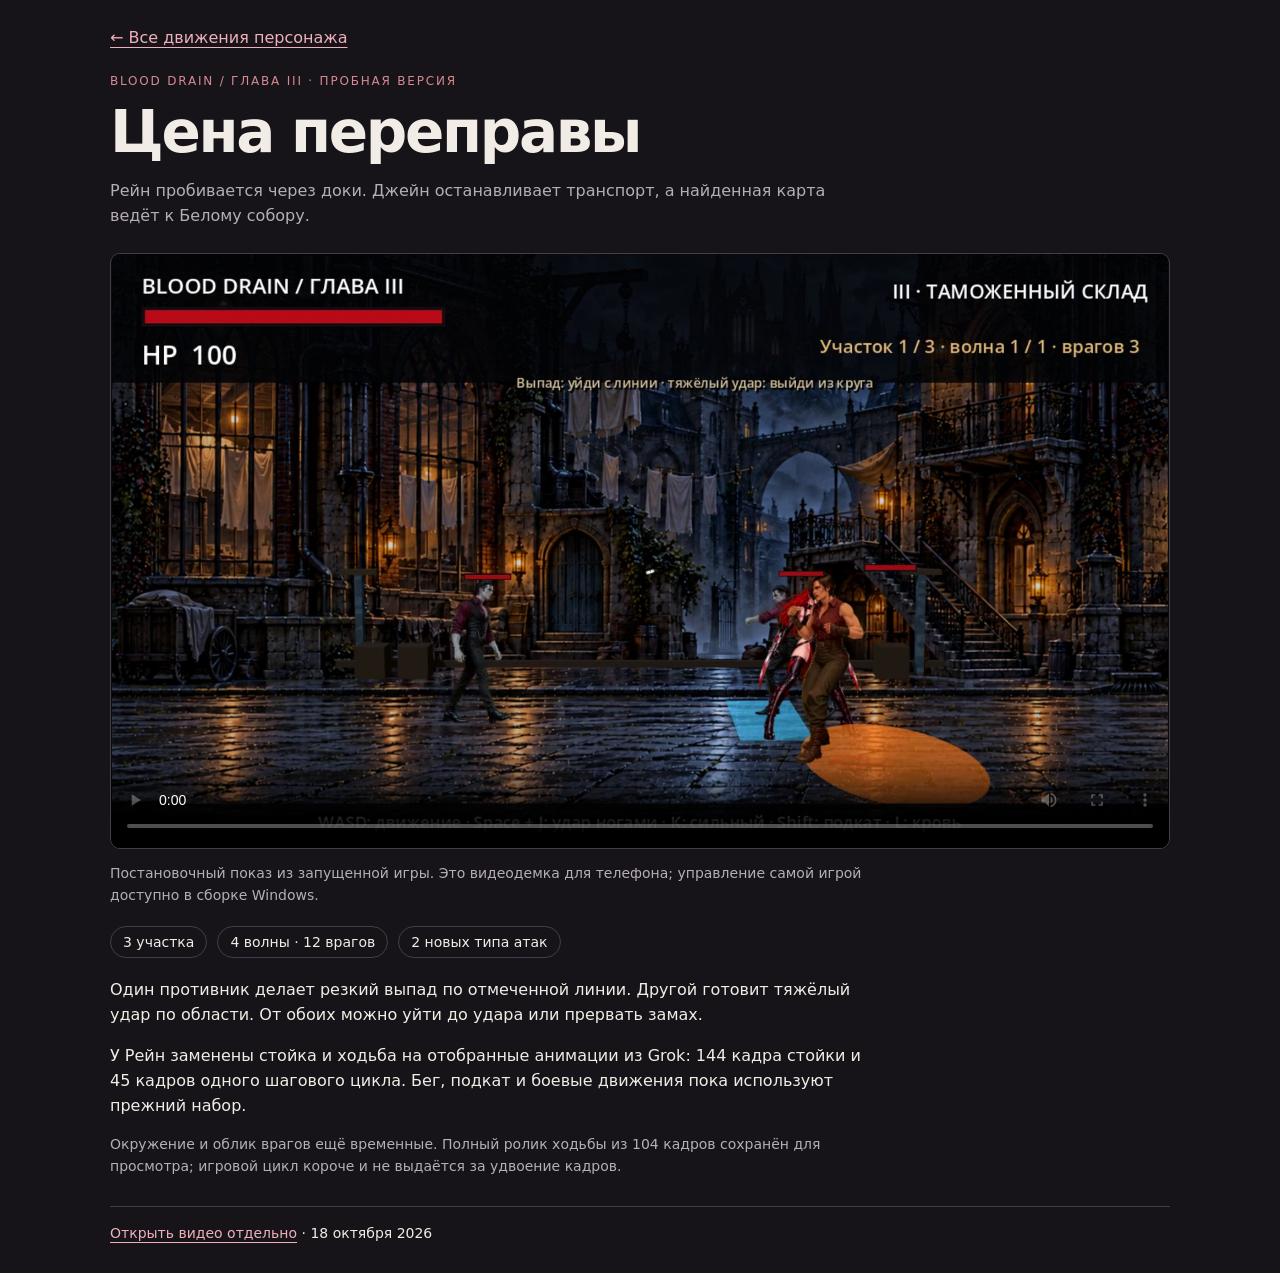
<file: docks.html>
<!doctype html>
<html lang="ru">
<head>
<meta charset="utf-8">
<meta name="viewport" content="width=device-width,initial-scale=1,viewport-fit=cover">
<meta name="theme-color" content="#161418">
<title>Blood Drain — Цена переправы</title>
<style>
:root{color-scheme:dark;font-family:system-ui,-apple-system,"Segoe UI",sans-serif;background:#161418;color:#f1ede6}*{box-sizing:border-box}body{margin:0}main{max-width:1100px;margin:auto;padding:28px 20px calc(32px + env(safe-area-inset-bottom))}a{color:#efb0bb;text-underline-offset:4px}a:focus-visible,video:focus-visible{outline:3px solid #efb0bb;outline-offset:5px}.brand{font-size:12px;letter-spacing:.15em;color:#d88891;margin:25px 0 10px}h1{font-size:clamp(32px,7vw,58px);font-weight:650;letter-spacing:-.04em;line-height:1.08;margin:0 0 12px}p{line-height:1.55;max-width:760px}.sub,.note{color:#b7adb9}video{width:100%;aspect-ratio:16/9;display:block;background:#09090c;border:1px solid #453d46;border-radius:10px;margin-top:24px}.facts{display:flex;gap:10px;flex-wrap:wrap;margin:20px 0}.facts span{border:1px solid #453d46;border-radius:24px;padding:7px 12px;font-size:14px}.note{font-size:14px}footer{border-top:1px solid #453d46;margin-top:28px;padding-top:18px;font-size:14px}@media(max-width:450px){main{padding:20px 14px 30px}.facts{gap:7px}.facts span{font-size:12px}}
</style>
</head>
<body><main>
<a href="./">← Все движения персонажа</a>
<p class="brand">BLOOD DRAIN / ГЛАВА III · ПРОБНАЯ ВЕРСИЯ</p>
<h1>Цена переправы</h1>
<p class="sub">Рейн пробивается через доки. Джейн останавливает транспорт, а найденная карта ведёт к Белому собору.</p>
<video controls playsinline preload="metadata" poster="assets/docks-v257.jpg" aria-label="Короткий показ новой главы Blood Drain"><source src="assets/docks-v257.mp4" type="video/mp4">Откройте <a href="assets/docks-v257.mp4">видеозапись</a>.</video>
<p class="note">Постановочный показ из запущенной игры. Это видеодемка для телефона; управление самой игрой доступно в сборке Windows.</p>
<div class="facts"><span>3 участка</span><span>4 волны · 12 врагов</span><span>2 новых типа атак</span></div>
<p>Один противник делает резкий выпад по отмеченной линии. Другой готовит тяжёлый удар по области. От обоих можно уйти до удара или прервать замах.</p>
<p>У Рейн заменены стойка и ходьба на отобранные анимации из Grok: 144 кадра стойки и 45 кадров одного шагового цикла. Бег, подкат и боевые движения пока используют прежний набор.</p>
<p class="note">Окружение и облик врагов ещё временные. Полный ролик ходьбы из 104 кадров сохранён для просмотра; игровой цикл короче и не выдаётся за удвоение кадров.</p>
<footer><a href="assets/docks-v257.mp4">Открыть видео отдельно</a> · 18 октября 2026</footer>
</main></body></html>
</file>
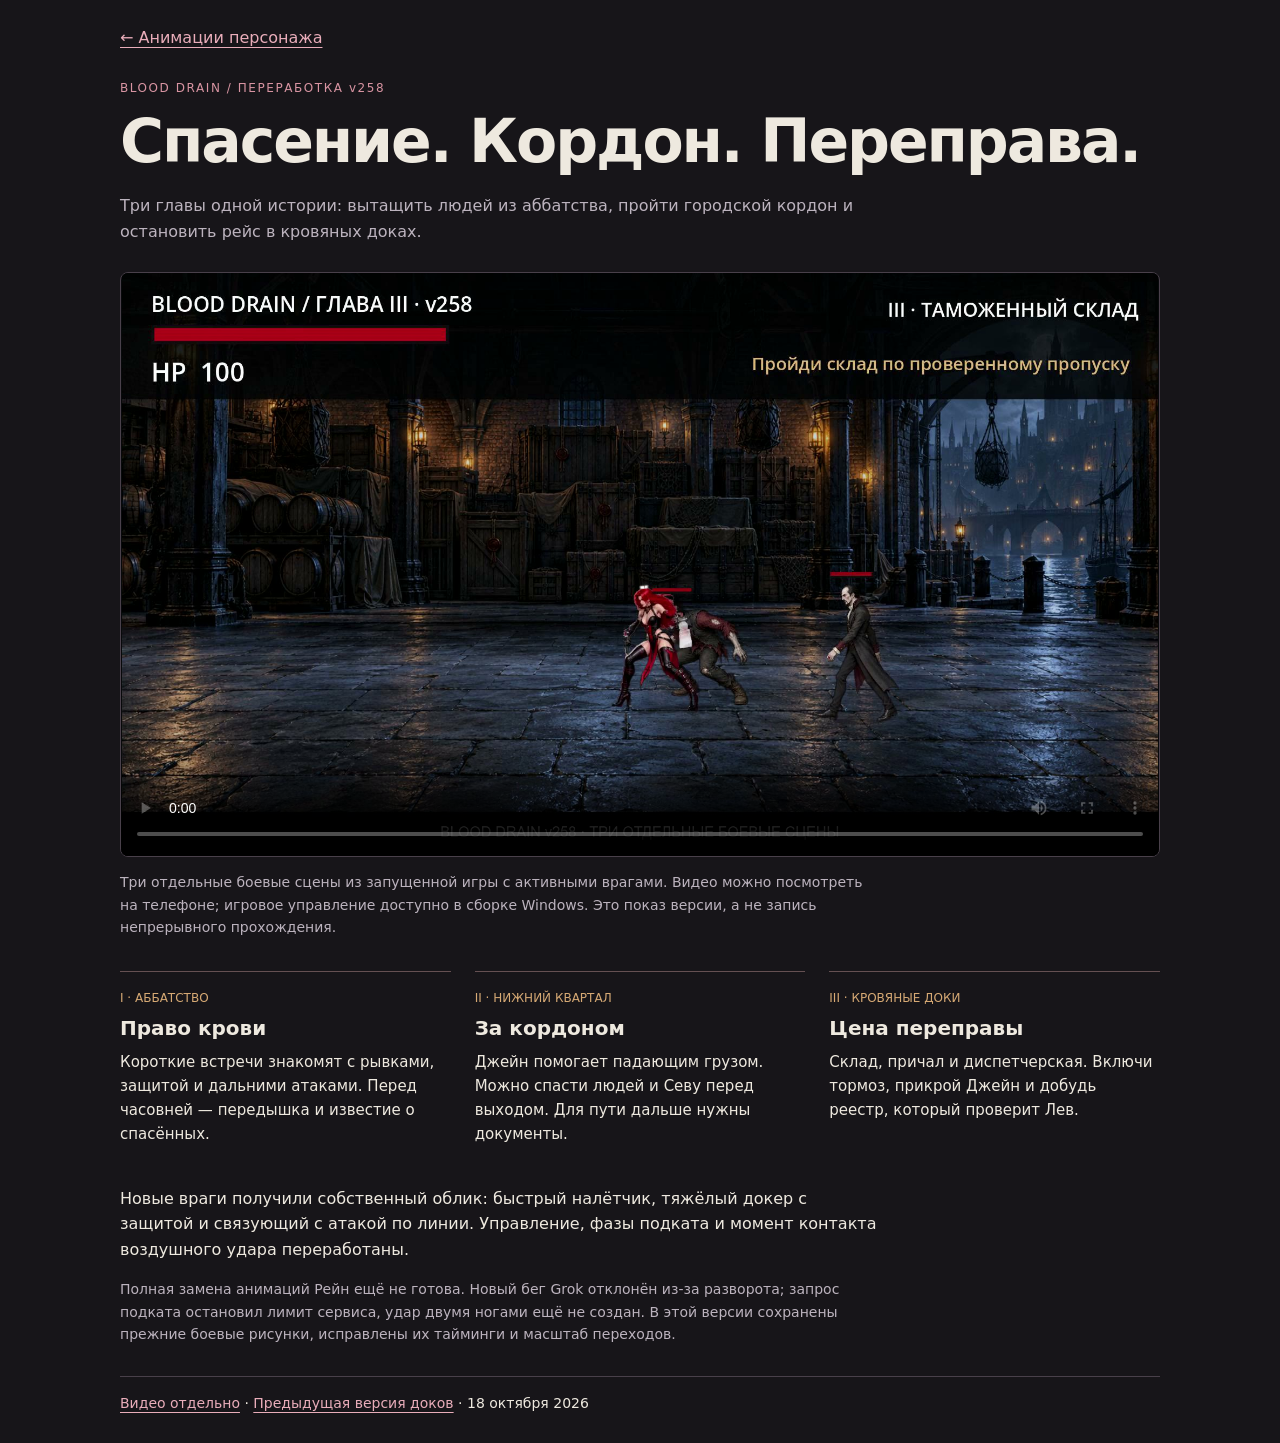
<file: rework.html>
<!doctype html>
<html lang="ru">
<head>
<meta charset="utf-8"><meta name="viewport" content="width=device-width,initial-scale=1,viewport-fit=cover">
<meta name="theme-color" content="#171519"><title>Blood Drain — три главы</title>
<style>
:root{color-scheme:dark;font-family:system-ui,-apple-system,"Segoe UI",sans-serif;background:#171519;color:#eee9df}*{box-sizing:border-box}body{margin:0}main{max-width:1080px;margin:auto;padding:28px 20px calc(32px + env(safe-area-inset-bottom))}a{color:#e9adba;text-underline-offset:4px}a:focus-visible,video:focus-visible{outline:3px solid #e9adba;outline-offset:5px}.eyebrow{font-size:12px;letter-spacing:.13em;color:#d894a2;margin-top:32px}h1{font-size:clamp(32px,7vw,60px);line-height:1.05;letter-spacing:-.035em;margin:12px 0 20px}p{line-height:1.6;max-width:760px}.muted{color:#bcb3be}video{width:100%;aspect-ratio:16/9;background:#08090b;display:block;border:1px solid #49404a;border-radius:8px;margin:28px 0 14px}.chapters{display:grid;grid-template-columns:repeat(3,1fr);gap:24px;margin:32px 0}.chapters article{border-top:1px solid #655052;padding-top:15px}.number{font-size:12px;color:#d6a974}h2{font-size:20px;margin:10px 0}.chapters p{font-size:15px;margin:8px 0}.note{font-size:14px;color:#bcb3be}footer{margin-top:30px;border-top:1px solid #49404a;padding-top:18px;font-size:14px}@media(max-width:650px){main{padding:22px 15px 30px}.chapters{grid-template-columns:1fr;gap:12px}.chapters article{padding-top:10px}h2{margin:6px 0}}
</style></head>
<body><main>
<a href="./">← Анимации персонажа</a>
<p class="eyebrow">BLOOD DRAIN / ПЕРЕРАБОТКА v258</p>
<h1>Спасение. Кордон. Переправа.</h1>
<p class="muted">Три главы одной истории: вытащить людей из аббатства, пройти городской кордон и остановить рейс в кровяных доках.</p>
<video controls playsinline preload="metadata" poster="assets/rework-v258.jpg" aria-label="Показ трёх глав Blood Drain"><source src="assets/rework-v258.mp4" type="video/mp4">Откройте <a href="assets/rework-v258.mp4">видео отдельно</a>.</video>
<p class="note">Три отдельные боевые сцены из запущенной игры с активными врагами. Видео можно посмотреть на телефоне; игровое управление доступно в сборке Windows. Это показ версии, а не запись непрерывного прохождения.</p>
<div class="chapters">
<article><span class="number">I · АББАТСТВО</span><h2>Право крови</h2><p>Короткие встречи знакомят с рывками, защитой и дальними атаками. Перед часовней — передышка и известие о спасённых.</p></article>
<article><span class="number">II · НИЖНИЙ КВАРТАЛ</span><h2>За кордоном</h2><p>Джейн помогает падающим грузом. Можно спасти людей и Севу перед выходом. Для пути дальше нужны документы.</p></article>
<article><span class="number">III · КРОВЯНЫЕ ДОКИ</span><h2>Цена переправы</h2><p>Склад, причал и диспетчерская. Включи тормоз, прикрой Джейн и добудь реестр, который проверит Лев.</p></article>
</div>
<p>Новые враги получили собственный облик: быстрый налётчик, тяжёлый докер с защитой и связующий с атакой по линии. Управление, фазы подката и момент контакта воздушного удара переработаны.</p>
<p class="note">Полная замена анимаций Рейн ещё не готова. Новый бег Grok отклонён из-за разворота; запрос подката остановил лимит сервиса, удар двумя ногами ещё не создан. В этой версии сохранены прежние боевые рисунки, исправлены их тайминги и масштаб переходов.</p>
<footer><a href="assets/rework-v258.mp4">Видео отдельно</a> · <a href="docks.html">Предыдущая версия доков</a> · 18 октября 2026</footer>
</main></body></html>
</file>
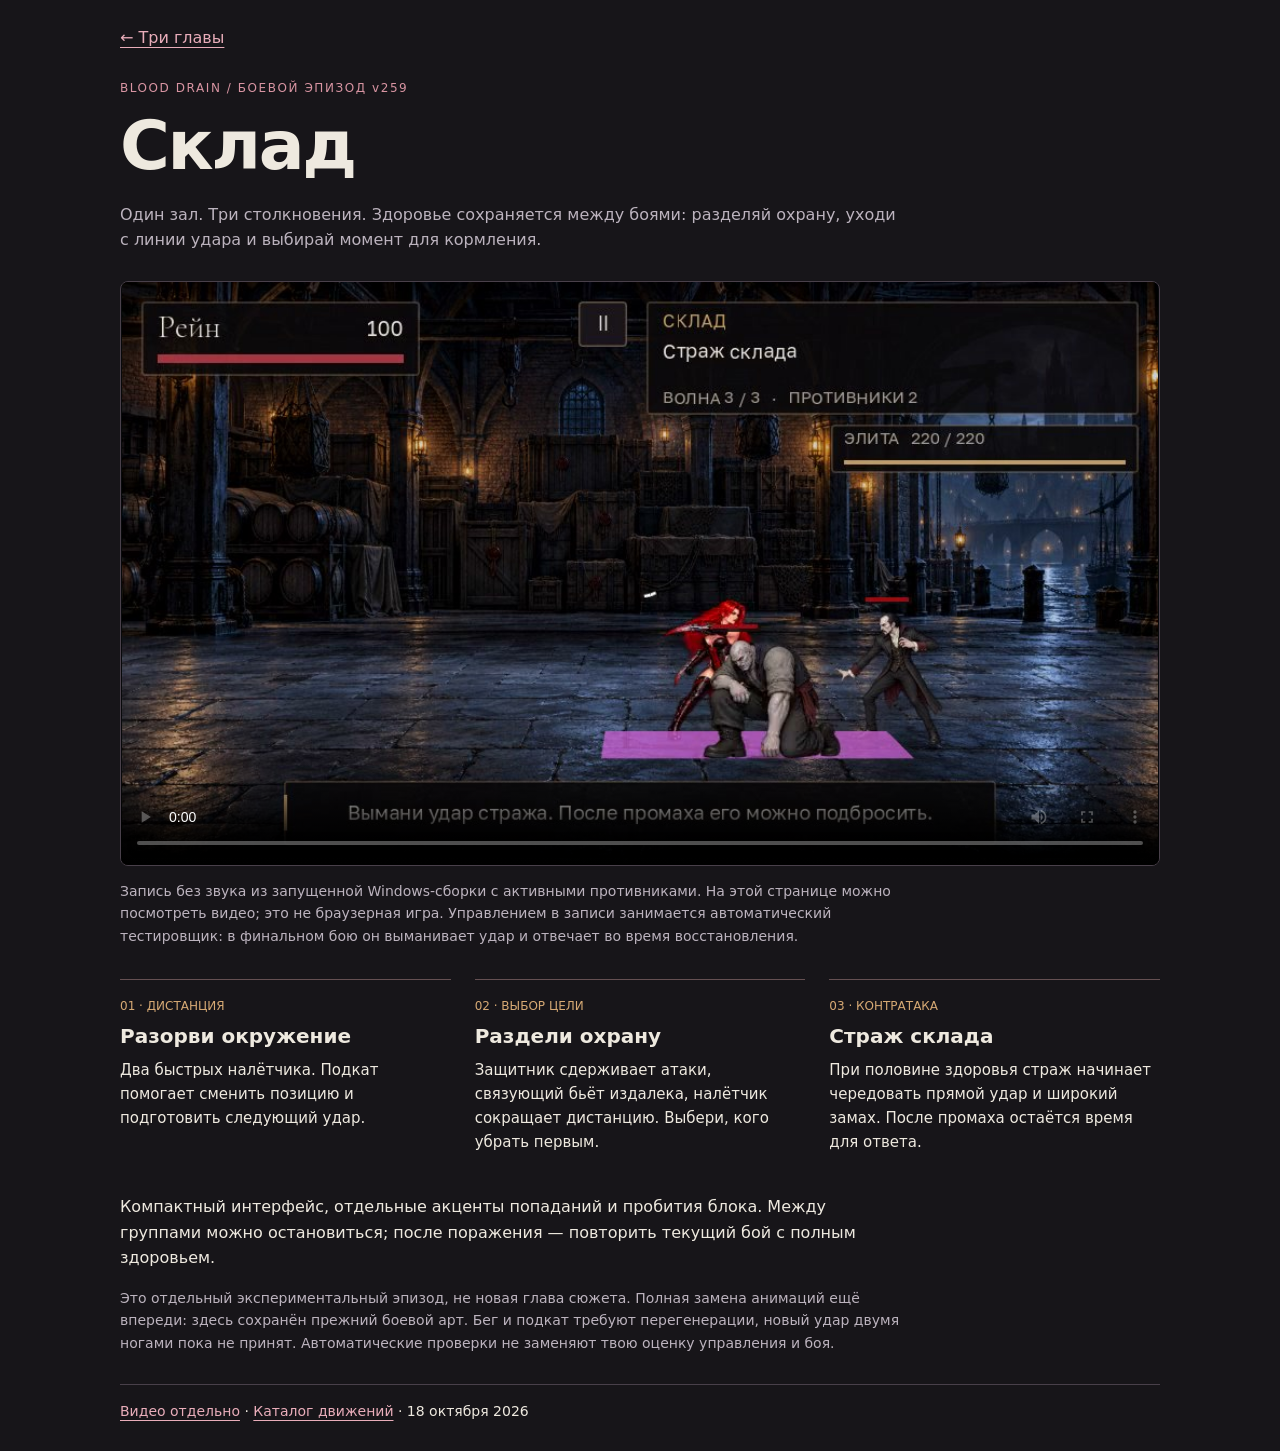
<file: slice.html>
<!doctype html>
<html lang="ru">
<head>
<meta charset="utf-8"><meta name="viewport" content="width=device-width,initial-scale=1,viewport-fit=cover">
<meta name="theme-color" content="#171519"><title>Blood Drain — Склад</title>
<style>
:root{color-scheme:dark;font-family:system-ui,-apple-system,"Segoe UI",sans-serif;background:#171519;color:#eee9df}*{box-sizing:border-box}body{margin:0}main{max-width:1080px;margin:auto;padding:28px 20px calc(32px + env(safe-area-inset-bottom))}a{color:#e9adba;text-underline-offset:4px}a:focus-visible,video:focus-visible{outline:3px solid #e9adba;outline-offset:5px}.eyebrow{font-size:12px;letter-spacing:.13em;color:#d894a2;margin-top:32px}h1{font-size:clamp(38px,8vw,68px);line-height:1.05;letter-spacing:-.035em;margin:12px 0 20px}p{line-height:1.6;max-width:780px}.muted{color:#bcb3be}video{width:100%;aspect-ratio:16/9;background:#08090b;display:block;border:1px solid #49404a;border-radius:8px;margin:28px 0 14px}.encounters{display:grid;grid-template-columns:repeat(3,1fr);gap:24px;margin:32px 0}.encounters article{border-top:1px solid #655052;padding-top:15px}.number{font-size:12px;color:#d6a974}h2{font-size:20px;margin:10px 0}.encounters p{font-size:15px;margin:8px 0}.note{font-size:14px;color:#bcb3be}footer{margin-top:30px;border-top:1px solid #49404a;padding-top:18px;font-size:14px}@media(max-width:650px){main{padding:22px 15px 30px}.encounters{grid-template-columns:1fr;gap:12px}.encounters article{padding-top:10px}h2{margin:6px 0}}
</style></head>
<body><main>
<a href="rework.html">← Три главы</a>
<p class="eyebrow">BLOOD DRAIN / БОЕВОЙ ЭПИЗОД v259</p>
<h1>Склад</h1>
<p class="muted">Один зал. Три столкновения. Здоровье сохраняется между боями: разделяй охрану, уходи с линии удара и выбирай момент для кормления.</p>
<video controls playsinline preload="metadata" poster="assets/slice-v259.jpg" aria-label="Боевой эпизод Склад в Blood Drain"><source src="assets/slice-v259.mp4" type="video/mp4">Откройте <a href="assets/slice-v259.mp4">видео отдельно</a>.</video>
<p class="note">Запись без звука из запущенной Windows-сборки с активными противниками. На этой странице можно посмотреть видео; это не браузерная игра. Управлением в записи занимается автоматический тестировщик: в финальном бою он выманивает удар и отвечает во время восстановления.</p>
<div class="encounters">
<article><span class="number">01 · ДИСТАНЦИЯ</span><h2>Разорви окружение</h2><p>Два быстрых налётчика. Подкат помогает сменить позицию и подготовить следующий удар.</p></article>
<article><span class="number">02 · ВЫБОР ЦЕЛИ</span><h2>Раздели охрану</h2><p>Защитник сдерживает атаки, связующий бьёт издалека, налётчик сокращает дистанцию. Выбери, кого убрать первым.</p></article>
<article><span class="number">03 · КОНТРАТАКА</span><h2>Страж склада</h2><p>При половине здоровья страж начинает чередовать прямой удар и широкий замах. После промаха остаётся время для ответа.</p></article>
</div>
<p>Компактный интерфейс, отдельные акценты попаданий и пробития блока. Между группами можно остановиться; после поражения — повторить текущий бой с полным здоровьем.</p>
<p class="note">Это отдельный экспериментальный эпизод, не новая глава сюжета. Полная замена анимаций ещё впереди: здесь сохранён прежний боевой арт. Бег и подкат требуют перегенерации, новый удар двумя ногами пока не принят. Автоматические проверки не заменяют твою оценку управления и боя.</p>
<footer><a href="assets/slice-v259.mp4">Видео отдельно</a> · <a href="./">Каталог движений</a> · 18 октября 2026</footer>
</main></body></html>
</file>
<file: live-v260/style.css>
:root{color-scheme:dark;font-family:system-ui,-apple-system,BlinkMacSystemFont,"Segoe UI",sans-serif;background:#111216;color:#efebe5;font-synthesis:none}*{box-sizing:border-box}body{margin:0}main{max-width:1160px;margin:auto;padding:24px 24px max(24px,env(safe-area-inset-bottom))}header{display:flex;align-items:center;justify-content:space-between;gap:16px;margin-bottom:18px}h1{font-size:clamp(22px,3vw,34px);font-weight:650;letter-spacing:-.04em;margin:4px 0}.eyebrow{font-size:10px;letter-spacing:.18em;color:#b69983;margin:0}a{color:#c0b5a8;font-size:13px;text-decoration:none}a:hover{text-decoration:underline}.arena{position:relative;border:1px solid #40362d;border-radius:12px;overflow:hidden;background:#17171a;isolation:isolate}canvas{display:block;width:100%;height:clamp(330px,54svh,580px);outline:none;touch-action:none}canvas:focus-visible{outline:2px solid #c5a078;outline-offset:-3px}.scene-top,.scene-bottom{position:absolute;left:0;right:0;display:flex;justify-content:space-between;gap:12px;pointer-events:none;font-size:12px;padding:14px 16px;text-shadow:0 1px 3px #000}.scene-top{top:0;background:linear-gradient(#000b,transparent)}.scene-bottom{bottom:0;background:linear-gradient(transparent,#000b);color:#d1c6bc;font-variant-numeric:tabular-nums}.scene-top span{background:#171719ba;border:1px solid #ffffff1a;padding:6px 9px;border-radius:5px}#loading{position:absolute;inset:0;display:grid;place-content:center;background:#17171ae8;text-align:center;padding:28px;font-size:14px;z-index:3}#loading[hidden]{display:none}button,select{font:inherit;color:inherit;background:#242429;border:1px solid #424047;border-radius:7px;min-height:44px;padding:10px 14px;cursor:pointer}button:hover,select:hover{background:#302d31}button:focus-visible,select:focus-visible,input:focus-visible,a:focus-visible{outline:2px solid #dcb38d;outline-offset:3px}button:active,button.held{background:#62503e;border-color:#e1b989}button:disabled{opacity:.45;cursor:wait}.controls{display:grid;grid-template-columns:auto 1fr;gap:8px 28px;align-items:center;margin:20px 0}.pad{display:grid;grid-template-columns:48px 48px 48px;grid-template-rows:44px 44px;gap:5px;touch-action:none;user-select:none}.pad button{font-size:22px;padding:0;touch-action:none;-webkit-touch-callout:none}.up{grid-column:2}.left{grid-column:1;grid-row:2}.down{grid-column:2;grid-row:2}.right{grid-column:3;grid-row:2}.pad-center{display:none}.actions{display:flex;gap:9px;align-items:center;flex-wrap:wrap}.primary{background:#792d3b;border-color:#a34d5d}.primary:hover{background:#913a4a}.primary small{font-size:10px;opacity:.7;margin-left:12px}.hint{grid-column:2;font-size:12px;line-height:1.4;color:#b4aba5;margin:-10px 0 0}.settings{display:flex;gap:10px;align-items:flex-end;padding-top:18px;border-top:1px solid #383338;flex-wrap:wrap}label{display:grid;gap:5px;font-size:11px;color:#b8aaa0}label select{font-size:14px;color:#e9e3dc}.choose{flex:1;min-width:230px}select{max-width:100%}.review{margin:18px 0 0;padding:15px 17px;border:1px solid #3a3439;border-radius:9px;background:#19191e}.review p{margin:0;line-height:1.5;font-size:13px}#verdict{color:#dcc09f;font-weight:600}#note{color:#ada6a1;margin-top:5px}.review.rejected{border-color:#9e4054}.review.rejected #verdict{color:#f0a6ac}.timeline{display:flex;align-items:center;gap:12px;margin-top:12px}.timeline button{width:42px;min-height:34px;padding:2px;font-size:23px}.timeline input{min-width:0;flex:1;accent-color:#b48d68}footer{font-size:11px;color:#8f8986;line-height:1.6;margin-top:16px;max-width:850px}button,select{-webkit-tap-highlight-color:transparent} @media(max-width:600px){main{padding:16px 12px max(20px,env(safe-area-inset-bottom))}header{margin-bottom:12px}header a{font-size:11px;max-width:75px}.eyebrow{font-size:8px;letter-spacing:.12em}canvas{height:clamp(310px,44svh,420px)}.scene-top,.scene-bottom{padding:10px;font-size:10px}.controls{gap:10px 12px;margin:14px 0}.pad{grid-template-columns:44px 44px 44px;grid-template-rows:44px 44px;gap:4px}.actions{display:grid;grid-template-columns:1fr 1fr;gap:6px}.actions button{padding:9px 7px;font-size:12px}.actions .primary{grid-column:1/-1}.primary small{display:none}.hint{grid-column:1/-1;margin:0;font-size:10px}.choose{flex-basis:100%}.settings{gap:8px;padding-top:12px}.settings button{padding:9px;font-size:12px;flex:1}.settings label:not(.choose){flex:1}.settings select{font-size:13px;padding:8px}.review{padding:12px}.review p{font-size:12px}}@media(max-height:540px) and (orientation:landscape){main{padding-top:10px}header{margin-bottom:8px}canvas{height:70svh}.controls{margin:10px 0}}
</file>
